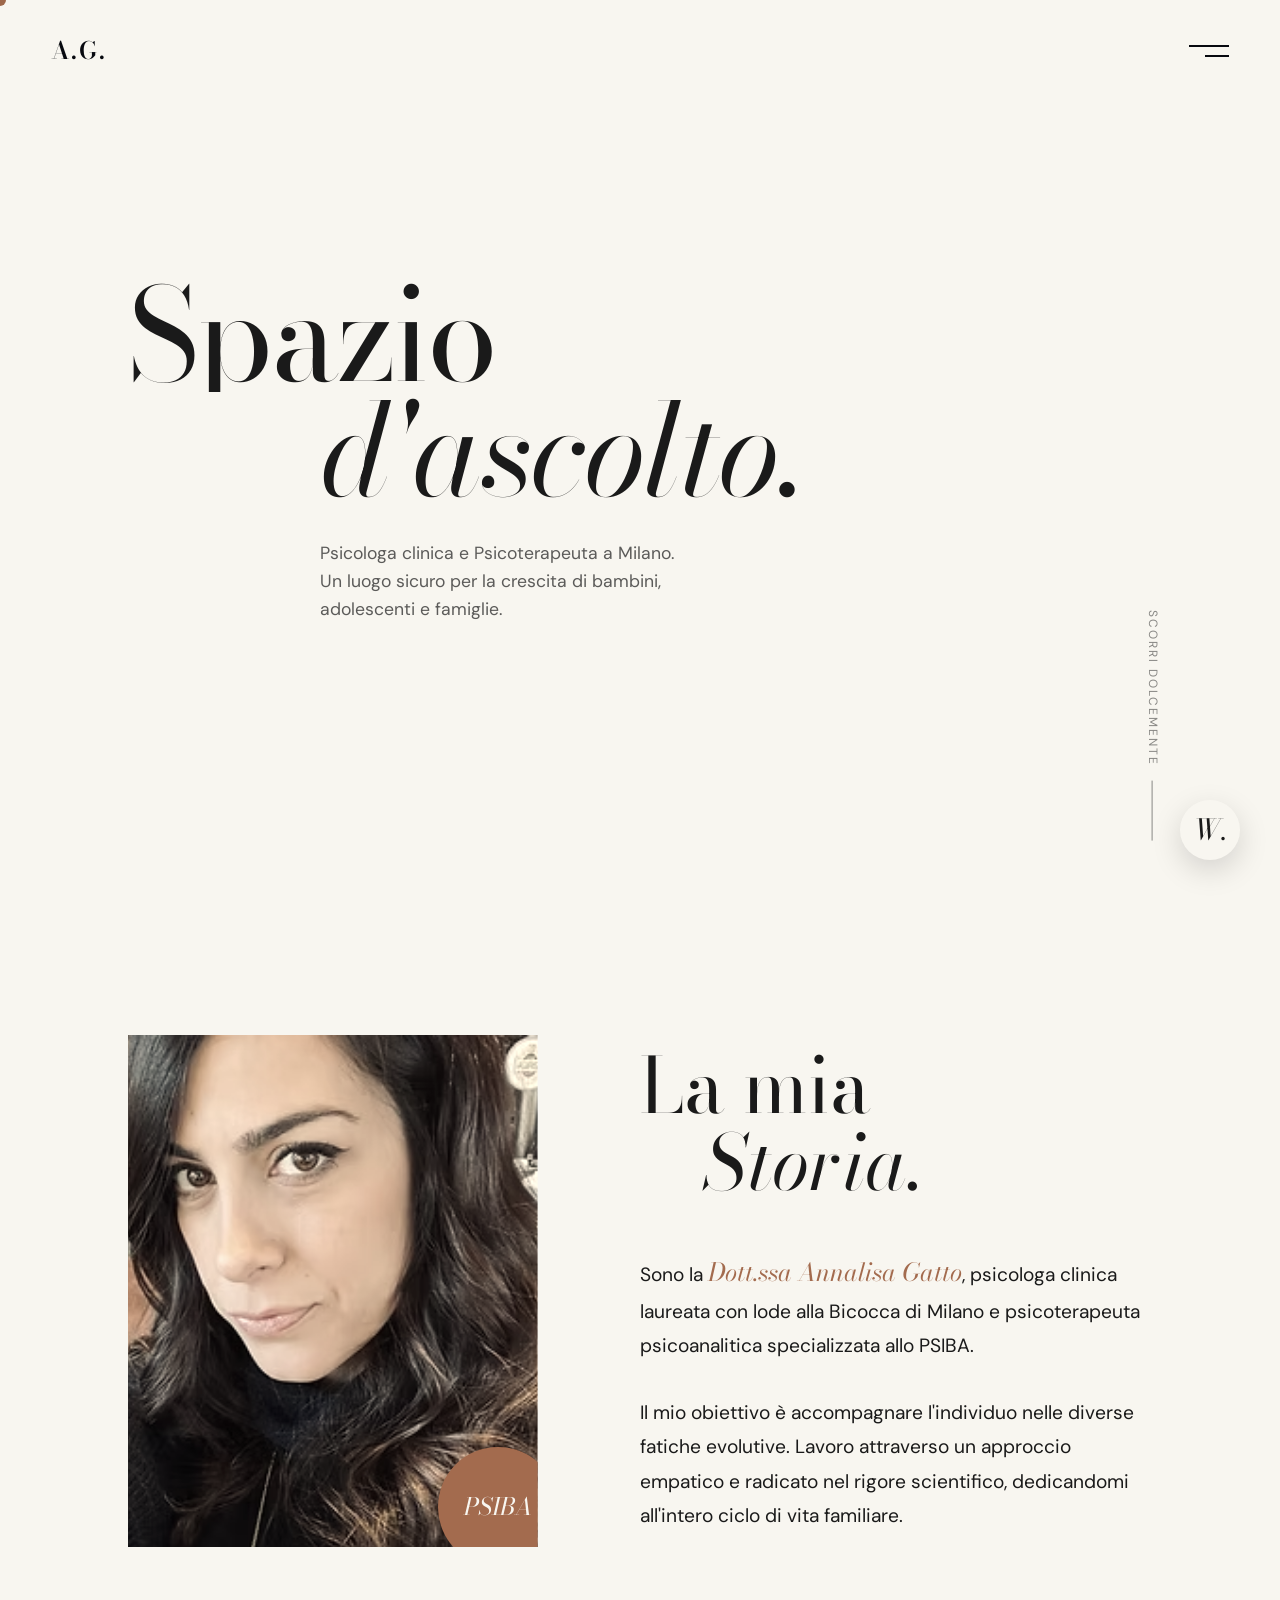
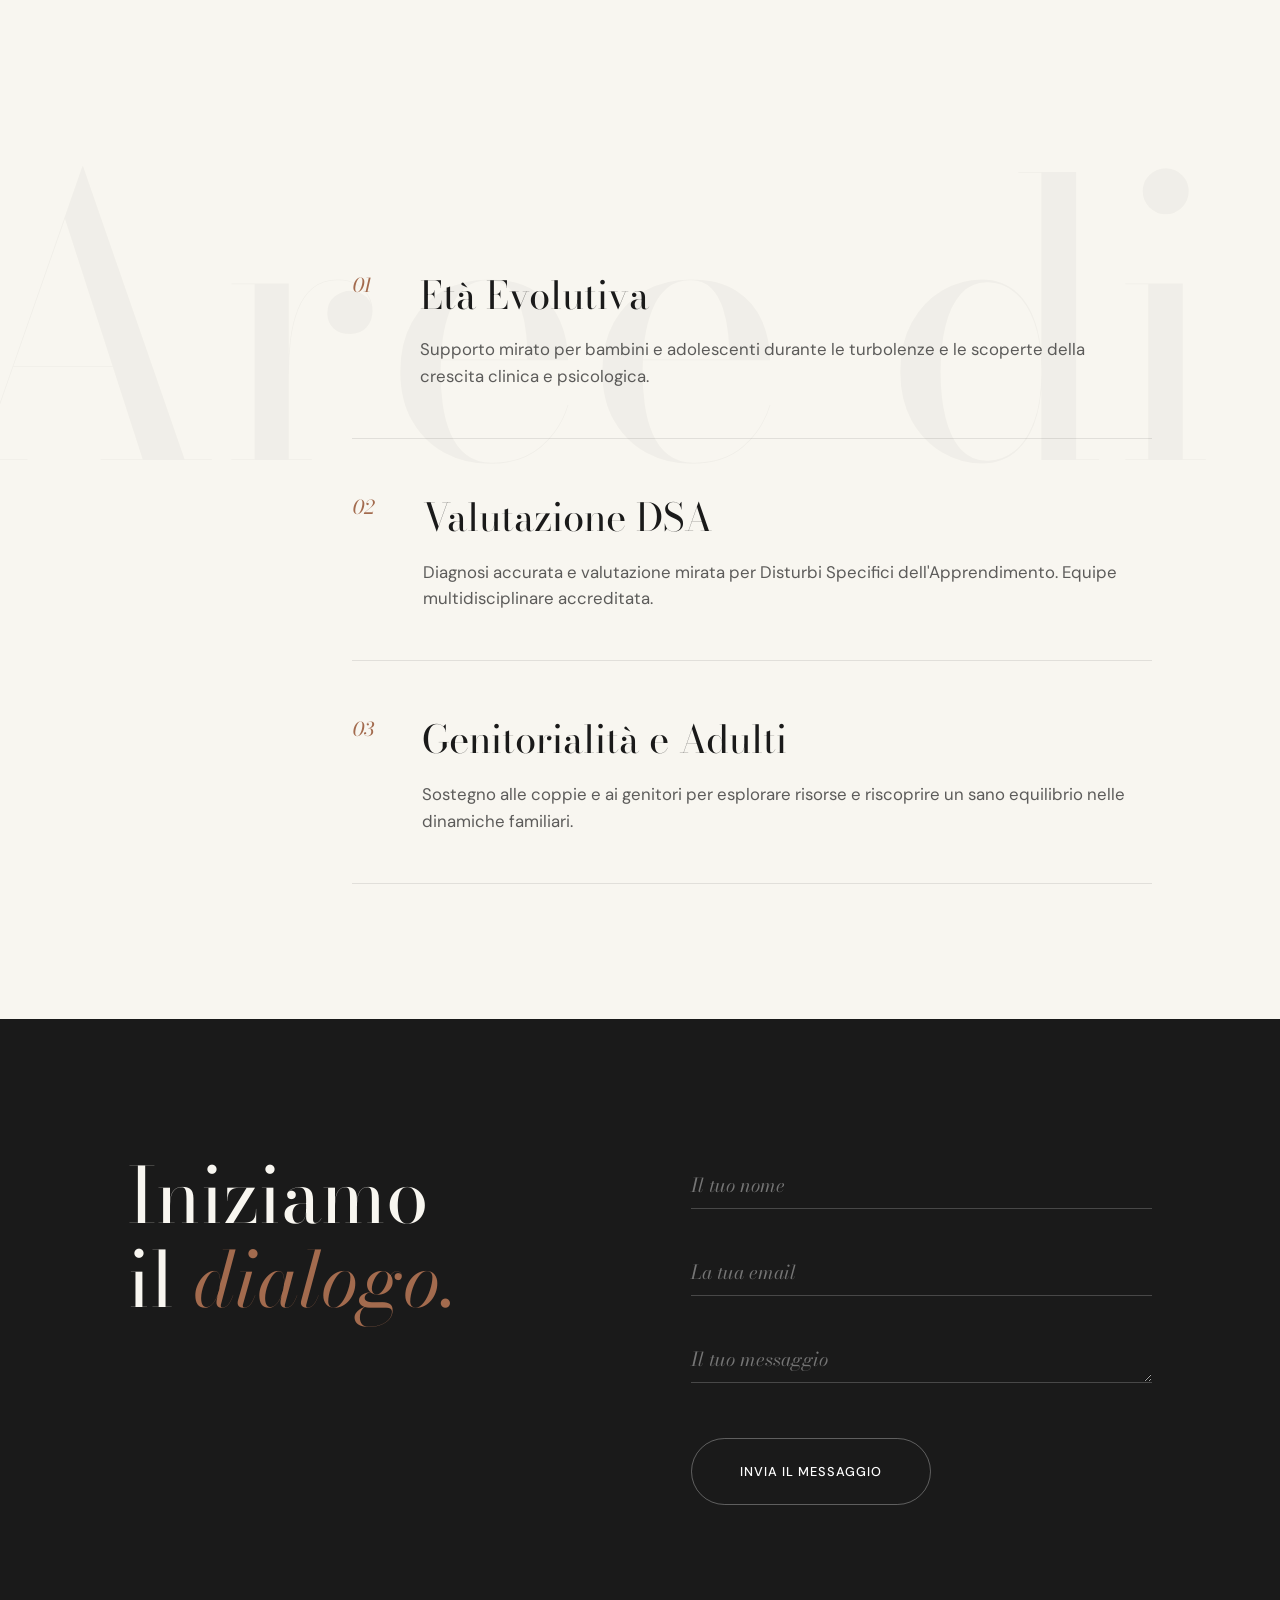
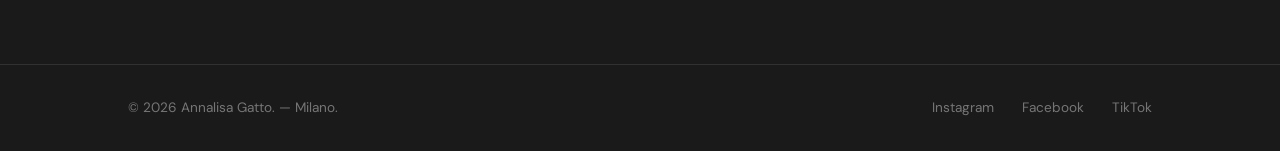
<file: index.html>
<!DOCTYPE html>
<html lang="it">

<head>
    <meta charset="UTF-8">
    <meta name="viewport" content="width=device-width, initial-scale=1.0">
    <title>Annalisa Gatto — Psicologa e Psicoterapeuta</title>
    <!-- Google Fonts -->
    <link rel="preconnect" href="https://fonts.googleapis.com">
    <link rel="preconnect" href="https://fonts.gstatic.com" crossorigin>
    <link
        href="https://fonts.googleapis.com/css2?family=Bodoni+Moda:ital,opsz,wght@0,6..96,400;0,6..96,600;1,6..96,400&family=DM+Sans:wght@300;400;500&display=swap"
        rel="stylesheet">
    <!-- Custom CSS -->
    <link rel="stylesheet" href="style.css">
</head>

<body class="loading">

    <!-- Custom Cursor -->
    <div class="cursor" id="cursor"></div>

    <!-- Fullscreen Menu -->
    <div class="menu-overlay" id="menuOverlay">
        <div class="menu-bg"></div>
        <div class="menu-content">
            <nav class="nav-large">
                <a href="#home" class="menu-link" data-text="Home">Home</a>
                <a href="#about" class="menu-link" data-text="Chi Sono">Chi Sono</a>
                <a href="#approccio" class="menu-link" data-text="Aree di cura">Aree di cura</a>
                <a href="#contatti" class="menu-link" data-text="Contatti">Contatti</a>
            </nav>
            <div class="menu-info">
                <p>Studio Privato — Milano</p>
                <a href="mailto:psicologannalisagatto@gmail.com" class="hover-scale">psicologannalisagatto@gmail.com</a>
            </div>
        </div>
    </div>

    <!-- Header -->
    <header class="header">
        <div class="logo">A.G.</div>
        <button class="menu-toggle" id="menuToggle" aria-label="Apri menu">
            <span class="line line-1"></span>
            <span class="line line-2"></span>
        </button>
    </header>

    <!-- Main Content Flow -->
    <main class="smooth-scroll-wrapper">

        <!-- Hero Section -->
        <section id="home" class="hero">
            <div class="hero-typography parallax-layer" data-speed="0.2">
                <h1 class="hero-title">
                    <span class="line-reveal"><span class="inner">Spazio</span></span>
                    <span class="line-reveal"><span class="inner italic offset">d'ascolto.</span></span>
                </h1>
            </div>
            <div class="hero-intro reveal-fade">
                <p>Psicologa clinica e Psicoterapeuta a Milano.</p>
                <p>Un luogo sicuro per la crescita di bambini, adolescenti e famiglie.</p>
            </div>
            <div class="scroll-indicator">
                <span class="scroll-text">Scorri dolcemente</span>
                <span class="scroll-line"></span>
            </div>
        </section>

        <!-- About Section -->
        <section id="about" class="about">
            <div class="about-grid">
                <div class="about-img-container reveal-img">
                    <img src="Annalisa.jpg" alt="Ritratto Annalisa Gatto" class="parallax-layer about-photo"
                        data-speed="-0.1">
                    <div class="img-badge hover-scale">PSIBA</div>
                </div>
                <div class="about-content">
                    <h2 class="section-heading">
                        <span class="line-reveal"><span class="inner">La mia</span></span>
                        <span class="line-reveal"><span class="inner italic offset-small">Storia.</span></span>
                    </h2>
                    <div class="about-text-body reveal-fade">
                        <p>Sono la <span class="highlight">Dott.ssa Annalisa Gatto</span>, psicologa clinica laureata
                            con lode alla Bicocca di Milano e psicoterapeuta psicoanalitica specializzata allo PSIBA.
                        </p>
                        <p>Il mio obiettivo è accompagnare l'individuo nelle diverse fatiche evolutive. Lavoro
                            attraverso un approccio empatico e radicato nel rigore scientifico, dedicandomi all'intero
                            ciclo di vita familiare.</p>
                    </div>
                </div>
            </div>
        </section>

        <!-- Approach Section -->
        <section id="approccio" class="approach">
            <h2 class="huge-background-text parallax-layer" data-speed="0.1">Aree di cura</h2>
            <div class="approach-list">
                <div class="approach-item reveal-fade">
                    <div class="approach-number">01</div>
                    <div class="approach-details">
                        <h3>Età Evolutiva</h3>
                        <p>Supporto mirato per bambini e adolescenti durante le turbolenze e le scoperte della crescita
                            clinica e psicologica.</p>
                    </div>
                </div>
                <div class="approach-item reveal-fade">
                    <div class="approach-number">02</div>
                    <div class="approach-details">
                        <h3>Valutazione DSA</h3>
                        <p>Diagnosi accurata e valutazione mirata per Disturbi Specifici dell'Apprendimento. Equipe
                            multidisciplinare accreditata.</p>
                    </div>
                </div>
                <div class="approach-item reveal-fade">
                    <div class="approach-number">03</div>
                    <div class="approach-details">
                        <h3>Genitorialità e Adulti</h3>
                        <p>Sostegno alle coppie e ai genitori per esplorare risorse e riscoprire un sano equilibrio
                            nelle dinamiche familiari.</p>
                    </div>
                </div>
            </div>
        </section>

        <!-- Contact Section -->
        <section id="contatti" class="contact">
            <div class="contact-box reveal-fade">
                <h2 class="contact-title">Iniziamo<br>il <em>dialogo.</em></h2>

                <form id="contactForm" class="elegant-form">
                    <input type="hidden" name="access_key" value="YOUR_ACCESS_KEY_HERE">
                    <input type="checkbox" name="botcheck" class="hidden" style="display: none;">

                    <div class="input-row">
                        <input type="text" name="name" id="name" required placeholder=" ">
                        <label for="name">Il tuo nome</label>
                    </div>

                    <div class="input-row">
                        <input type="email" name="email" id="email" required placeholder=" ">
                        <label for="email">La tua email</label>
                    </div>

                    <div class="input-row">
                        <textarea name="message" id="message" rows="1" required placeholder=" "></textarea>
                        <label for="message">Il tuo messaggio</label>
                    </div>

                    <div class="form-footer">
                        <button type="submit" id="submitButton" class="magnetic-btn">
                            <span class="btn-text">Invia il messaggio</span>
                        </button>
                        <p id="formResult" class="form-result"></p>
                    </div>
                </form>
            </div>
        </section>

        <footer class="footer">
            <div class="footer-bottom">
                <p>&copy; <span id="year"></span> Annalisa Gatto. — Milano.</p>
                <div class="social-links-footer">
                    <a href="#" class="hover-scale">Instagram</a>
                    <a href="#" class="hover-scale">Facebook</a>
                    <a href="#" class="hover-scale">TikTok</a>
                </div>
            </div>
        </footer>

    </main>

    <!-- Editorial WhatsApp Link -->
    <a href="https://wa.me/390000000000" class="whatsapp-editorial hover-scale" aria-label="WhatsApp" target="_blank"
        rel="noopener noreferrer">
        W.
    </a>

    <!-- Scripts -->
    <script src="script.js"></script>
</body>

</html>
</file>
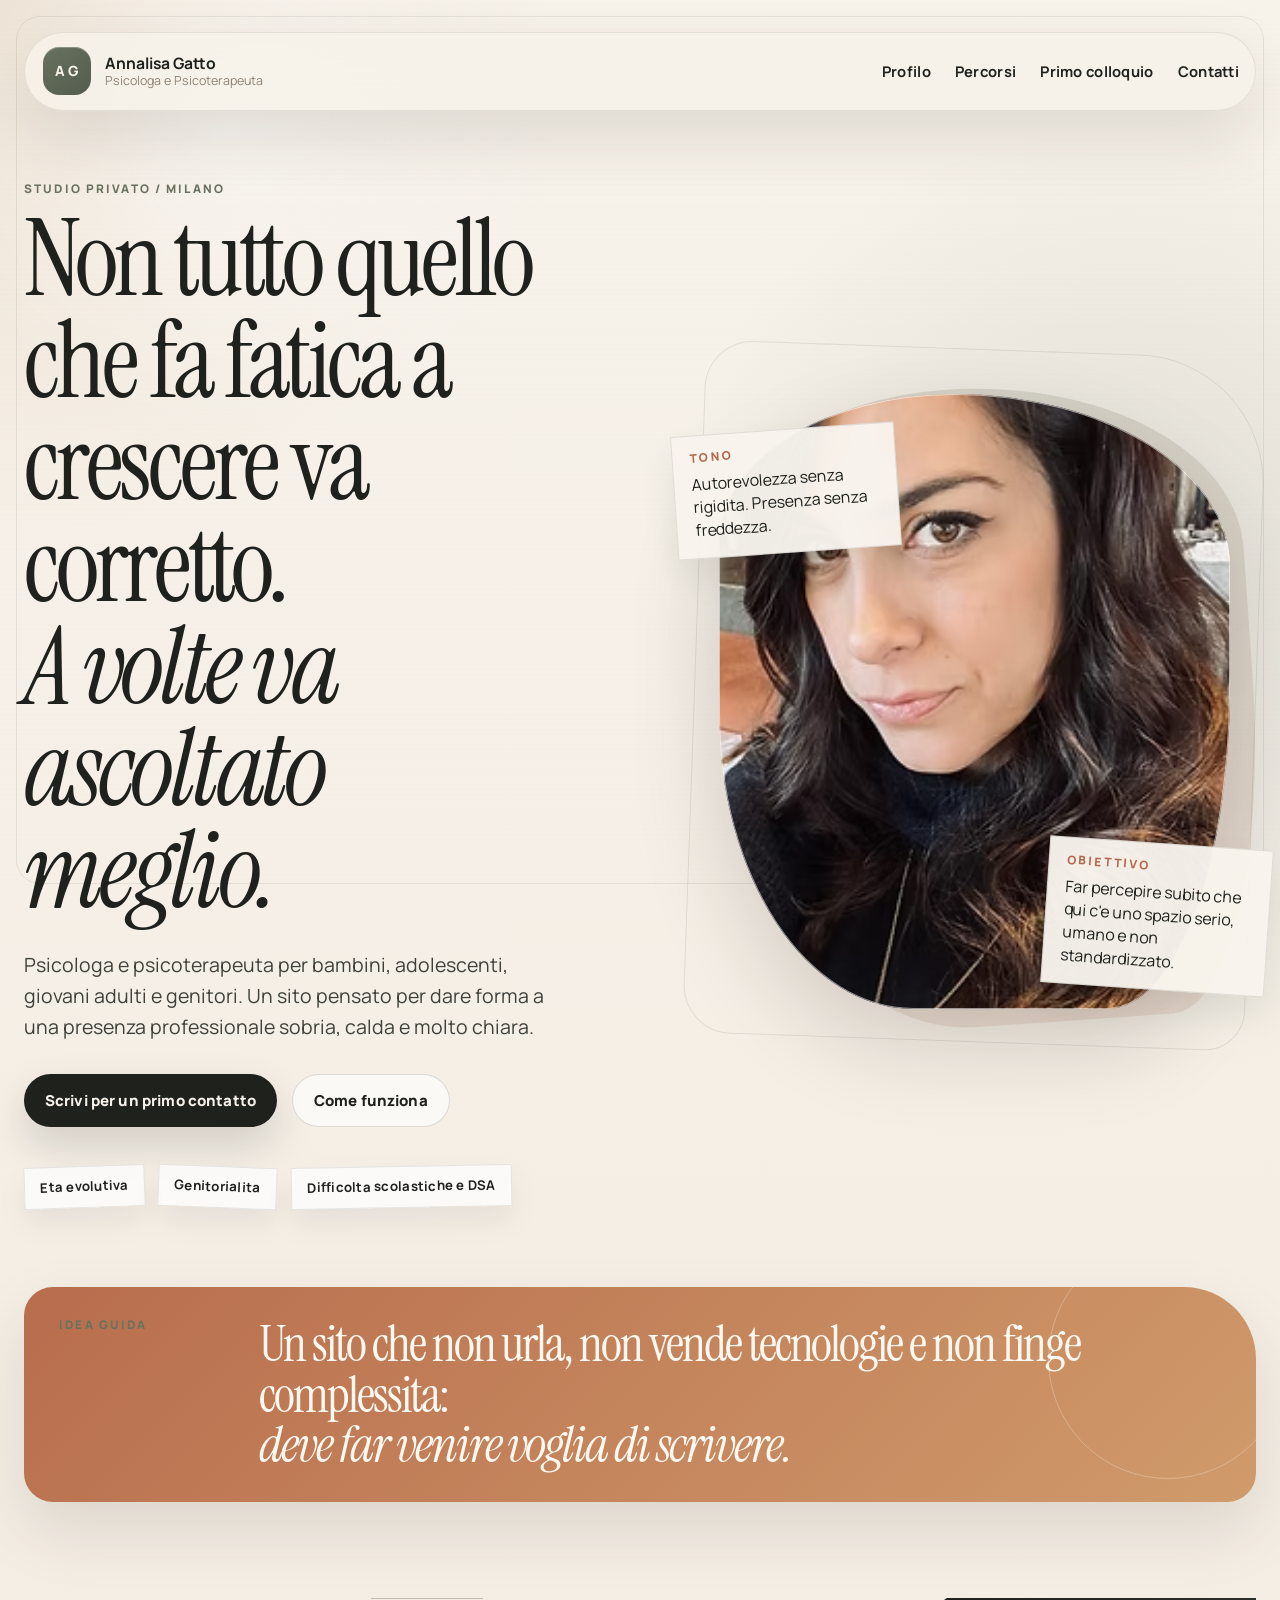
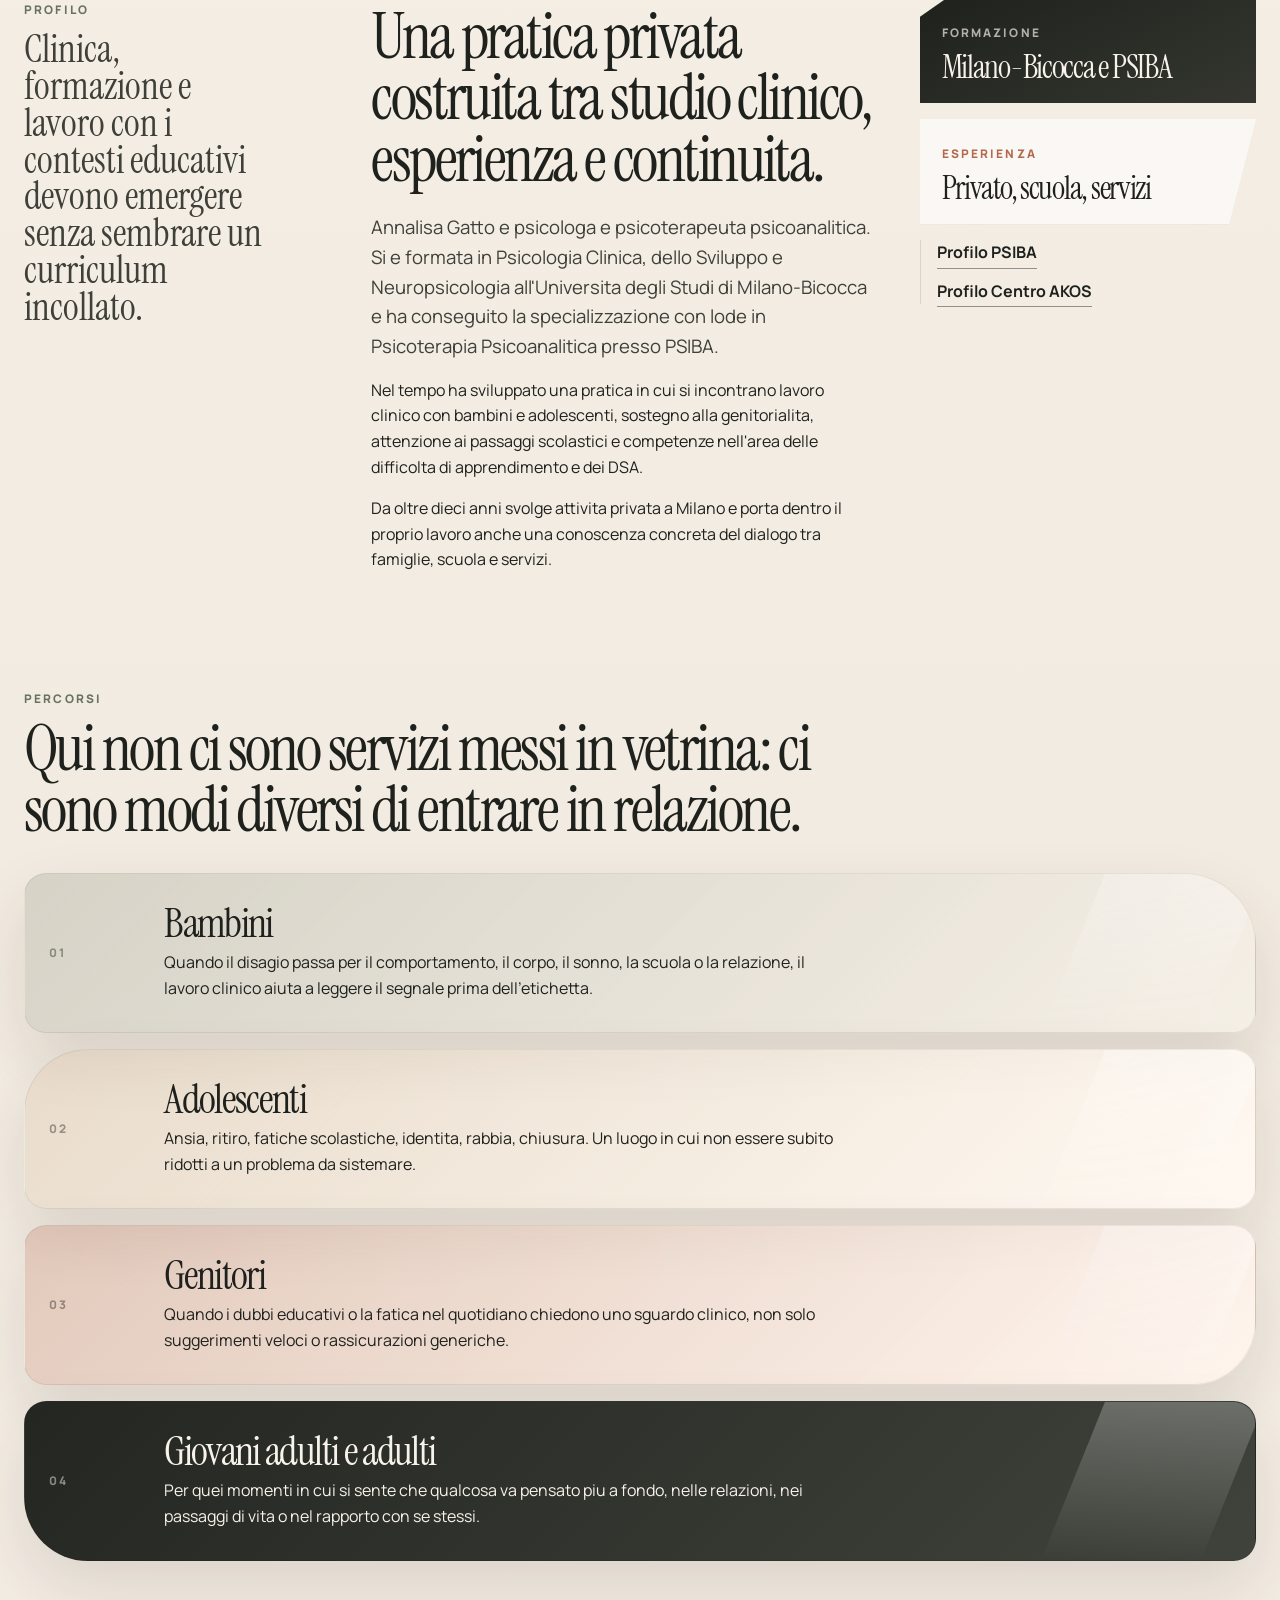
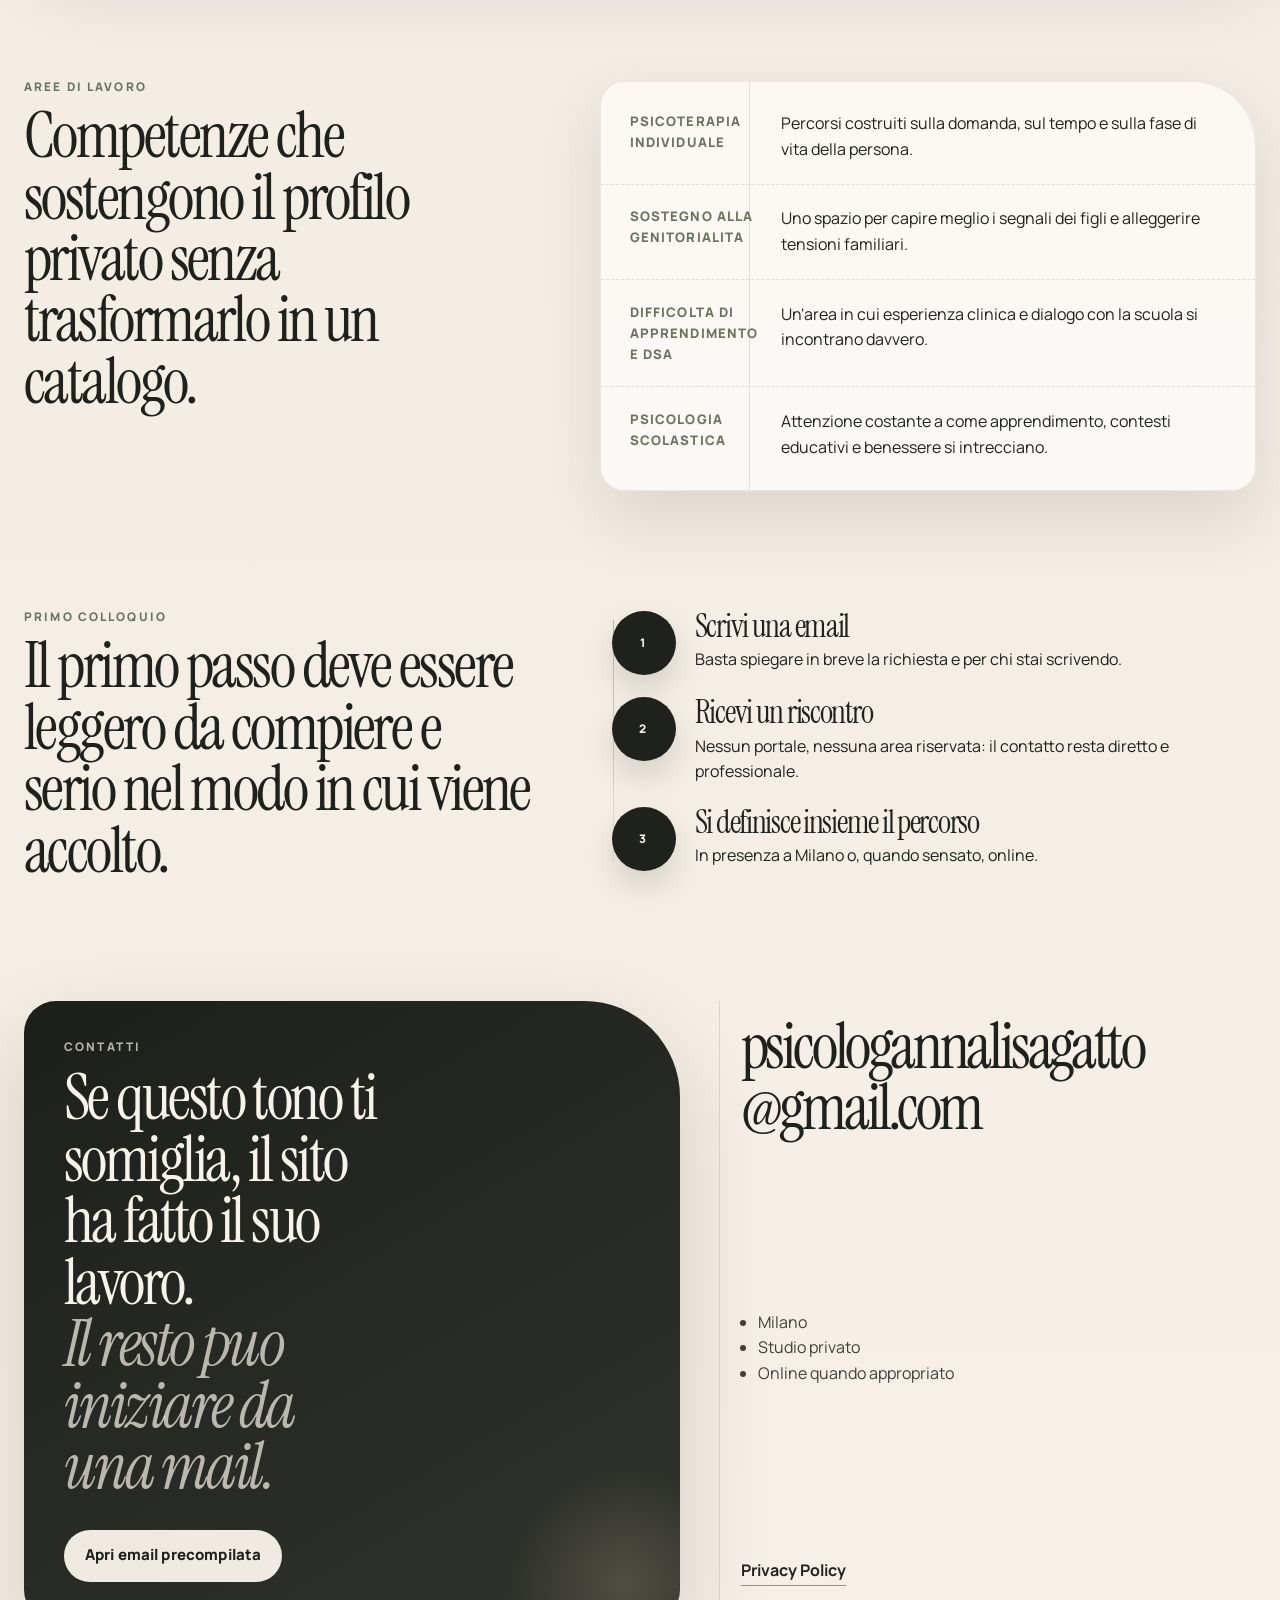
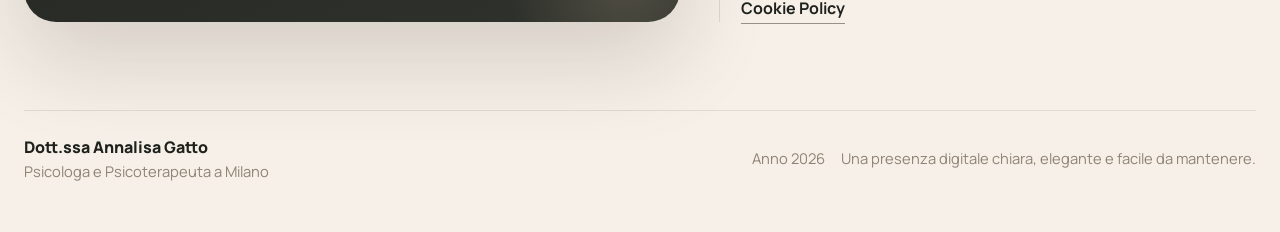
<file: test1/index.html>
<!doctype html>
<html lang="it">
  <head>
    <meta charset="UTF-8" />
    <meta name="viewport" content="width=device-width, initial-scale=1.0" />
    <title>Dott.ssa Annalisa Gatto | Psicologa e Psicoterapeuta a Milano</title>
    <meta
      name="description"
      content="Psicologa e psicoterapeuta a Milano per bambini, adolescenti, giovani adulti e genitori. Uno spazio clinico di ascolto, orientamento e cura."
    />
    <meta name="theme-color" content="#d7c5b2" />
    <meta property="og:type" content="website" />
    <meta property="og:locale" content="it_IT" />
    <meta property="og:title" content="Dott.ssa Annalisa Gatto | Psicologa e Psicoterapeuta a Milano" />
    <meta
      property="og:description"
      content="Un sito essenziale ma con carattere, pensato per raccontare il lavoro clinico di Annalisa Gatto e facilitare un primo contatto."
    />
    <meta property="og:image" content="Annalisa.jpg" />
    <link rel="preconnect" href="https://fonts.googleapis.com" />
    <link rel="preconnect" href="https://fonts.gstatic.com" crossorigin />
    <link
      href="https://fonts.googleapis.com/css2?family=Instrument+Serif:ital@0;1&family=Manrope:wght@400;500;600;700;800&display=swap"
      rel="stylesheet"
    />
    <link rel="stylesheet" href="styles.css" />
  </head>
  <body>
    <div class="page-noise" aria-hidden="true"></div>
    <div class="page-frame" aria-hidden="true"></div>

    <header class="site-header">
      <div class="container header-bar">
        <a class="brand" href="#top" aria-label="Vai all'inizio della pagina">
          <span class="brand-seal">AG</span>
          <span class="brand-copy">
            <strong>Annalisa Gatto</strong>
            <span>Psicologa e Psicoterapeuta</span>
          </span>
        </a>

        <button
          class="menu-toggle"
          type="button"
          aria-expanded="false"
          aria-controls="primary-navigation"
          data-menu-toggle
        >
          Menu
        </button>

        <nav class="primary-navigation" id="primary-navigation" data-navigation>
          <a href="#profilo">Profilo</a>
          <a href="#persone">Percorsi</a>
          <a href="#primo-colloquio">Primo colloquio</a>
          <a href="#contatti">Contatti</a>
        </nav>
      </div>
    </header>

    <main id="top">
      <section class="hero-section">
        <div class="container hero-layout">
          <div class="hero-copy" data-reveal>
            <p class="kicker">Studio privato / Milano</p>
            <h1>
              Non tutto quello che fa fatica a crescere va corretto.
              <em>A volte va ascoltato meglio.</em>
            </h1>
            <p class="hero-summary">
              Psicologa e psicoterapeuta per bambini, adolescenti, giovani adulti e genitori.
              Un sito pensato per dare forma a una presenza professionale sobria, calda e molto
              chiara.
            </p>

            <div class="hero-actions">
              <a
                class="button button-primary"
                href="mailto:psicologannalisagatto@gmail.com?subject=Richiesta%20primo%20colloquio&body=Buongiorno%20Dott.ssa%20Gatto,%0A%0ALe%20scrivo%20per%20richiedere%20un%20primo%20colloquio.%0A%0AGrazie."
              >
                Scrivi per un primo contatto
              </a>
              <a class="button button-secondary" href="#primo-colloquio">Come funziona</a>
            </div>

            <div class="hero-ribbons">
              <span>Eta evolutiva</span>
              <span>Genitorialita</span>
              <span>Difficolta scolastiche e DSA</span>
            </div>
          </div>

          <div class="hero-visual" data-reveal>
            <div class="portrait-stage">
              <div class="portrait-window">
                <img
                  src="Annalisa.jpg"
                  alt="Ritratto della Dott.ssa Annalisa Gatto"
                  class="portrait-image"
                />
              </div>

              <div class="portrait-note note-left">
                <span class="note-label">Tono</span>
                <p>Autorevolezza senza rigidita. Presenza senza freddezza.</p>
              </div>

              <div class="portrait-note note-right">
                <span class="note-label">Obiettivo</span>
                <p>
                  Far percepire subito che qui c'e uno spazio serio, umano e non standardizzato.
                </p>
              </div>
            </div>
          </div>
        </div>
      </section>

      <section class="statement-band" data-reveal>
        <div class="container statement-layout">
          <p class="statement-label">Idea guida</p>
          <p class="statement-copy">
            Un sito che non urla, non vende tecnologie e non finge complessita:
            <span>deve far venire voglia di scrivere.</span>
          </p>
        </div>
      </section>

      <section class="profile-section" id="profilo">
        <div class="container profile-layout">
          <aside class="profile-margin" data-reveal>
            <p class="margin-label">Profilo</p>
            <p class="margin-quote">
              Clinica, formazione e lavoro con i contesti educativi devono emergere senza sembrare
              un curriculum incollato.
            </p>
          </aside>

          <article class="profile-essay" data-reveal>
            <h2>Una pratica privata costruita tra studio clinico, esperienza e continuita.</h2>
            <p class="lead-paragraph">
              Annalisa Gatto e psicologa e psicoterapeuta psicoanalitica. Si e formata in
              Psicologia Clinica, dello Sviluppo e Neuropsicologia all'Universita degli Studi di
              Milano-Bicocca e ha conseguito la specializzazione con lode in Psicoterapia
              Psicoanalitica presso PSIBA.
            </p>
            <p>
              Nel tempo ha sviluppato una pratica in cui si incontrano lavoro clinico con bambini e
              adolescenti, sostegno alla genitorialita, attenzione ai passaggi scolastici e
              competenze nell'area delle difficolta di apprendimento e dei DSA.
            </p>
            <p>
              Da oltre dieci anni svolge attivita privata a Milano e porta dentro il proprio lavoro
              anche una conoscenza concreta del dialogo tra famiglie, scuola e servizi.
            </p>
          </article>

          <aside class="profile-rail" data-reveal>
            <div class="rail-piece rail-piece-dark">
              <span class="rail-kicker">Formazione</span>
              <h3>Milano-Bicocca e PSIBA</h3>
            </div>

            <div class="rail-piece rail-piece-light">
              <span class="rail-kicker">Esperienza</span>
              <h3>Privato, scuola, servizi</h3>
            </div>

            <div class="rail-links">
              <a href="https://www.psiba.it/team/gatto-annalisa" target="_blank" rel="noreferrer">
                Profilo PSIBA
              </a>
              <a
                href="https://www.poliambulatoriojenner.it/dott-ssa-annalisa-gatto/"
                target="_blank"
                rel="noreferrer"
              >
                Profilo Centro AKOS
              </a>
            </div>
          </aside>
        </div>
      </section>

      <section class="lanes-section" id="persone">
        <div class="container">
          <div class="section-heading" data-reveal>
            <p class="kicker">Percorsi</p>
            <h2>Qui non ci sono servizi messi in vetrina: ci sono modi diversi di entrare in relazione.</h2>
          </div>

          <div class="lanes">
            <article class="lane lane-olive" data-reveal>
              <div class="lane-mark">01</div>
              <div class="lane-body">
                <h3>Bambini</h3>
                <p>
                  Quando il disagio passa per il comportamento, il corpo, il sonno, la scuola o la
                  relazione, il lavoro clinico aiuta a leggere il segnale prima dell'etichetta.
                </p>
              </div>
            </article>

            <article class="lane lane-sand" data-reveal>
              <div class="lane-mark">02</div>
              <div class="lane-body">
                <h3>Adolescenti</h3>
                <p>
                  Ansia, ritiro, fatiche scolastiche, identita, rabbia, chiusura. Un luogo in cui
                  non essere subito ridotti a un problema da sistemare.
                </p>
              </div>
            </article>

            <article class="lane lane-copper" data-reveal>
              <div class="lane-mark">03</div>
              <div class="lane-body">
                <h3>Genitori</h3>
                <p>
                  Quando i dubbi educativi o la fatica nel quotidiano chiedono uno sguardo clinico,
                  non solo suggerimenti veloci o rassicurazioni generiche.
                </p>
              </div>
            </article>

            <article class="lane lane-ink" data-reveal>
              <div class="lane-mark">04</div>
              <div class="lane-body">
                <h3>Giovani adulti e adulti</h3>
                <p>
                  Per quei momenti in cui si sente che qualcosa va pensato piu a fondo, nelle
                  relazioni, nei passaggi di vita o nel rapporto con se stessi.
                </p>
              </div>
            </article>
          </div>
        </div>
      </section>

      <section class="notebook-section" data-reveal>
        <div class="container notebook-layout">
          <div class="notebook-side">
            <p class="kicker">Aree di lavoro</p>
            <h2>Competenze che sostengono il profilo privato senza trasformarlo in un catalogo.</h2>
          </div>

          <div class="notebook-pages">
            <div class="notebook-line">
              <span>Psicoterapia individuale</span>
              <p>Percorsi costruiti sulla domanda, sul tempo e sulla fase di vita della persona.</p>
            </div>
            <div class="notebook-line">
              <span>Sostegno alla genitorialita</span>
              <p>Uno spazio per capire meglio i segnali dei figli e alleggerire tensioni familiari.</p>
            </div>
            <div class="notebook-line">
              <span>Difficolta di apprendimento e DSA</span>
              <p>Un'area in cui esperienza clinica e dialogo con la scuola si incontrano davvero.</p>
            </div>
            <div class="notebook-line">
              <span>Psicologia scolastica</span>
              <p>Attenzione costante a come apprendimento, contesti educativi e benessere si intrecciano.</p>
            </div>
          </div>
        </div>
      </section>

      <section class="path-section" id="primo-colloquio">
        <div class="container path-layout">
          <div class="path-intro" data-reveal>
            <p class="kicker">Primo colloquio</p>
            <h2>Il primo passo deve essere leggero da compiere e serio nel modo in cui viene accolto.</h2>
          </div>

          <div class="path-track">
            <article class="path-step" data-reveal>
              <span class="path-number">1</span>
              <div>
                <h3>Scrivi una email</h3>
                <p>Basta spiegare in breve la richiesta e per chi stai scrivendo.</p>
              </div>
            </article>

            <article class="path-step" data-reveal>
              <span class="path-number">2</span>
              <div>
                <h3>Ricevi un riscontro</h3>
                <p>Nessun portale, nessuna area riservata: il contatto resta diretto e professionale.</p>
              </div>
            </article>

            <article class="path-step" data-reveal>
              <span class="path-number">3</span>
              <div>
                <h3>Si definisce insieme il percorso</h3>
                <p>In presenza a Milano o, quando sensato, online.</p>
              </div>
            </article>
          </div>
        </div>
      </section>

      <section class="contact-section" id="contatti">
        <div class="container contact-layout">
          <div class="contact-main" data-reveal>
            <p class="kicker kicker-light">Contatti</p>
            <h2>
              Se questo tono ti somiglia, il sito ha fatto il suo lavoro.
              <span>Il resto puo iniziare da una mail.</span>
            </h2>

            <div class="contact-actions">
              <a
                class="button button-light"
                href="mailto:psicologannalisagatto@gmail.com?subject=Richiesta%20primo%20colloquio&body=Buongiorno%20Dott.ssa%20Gatto,%0A%0ALe%20scrivo%20per%20richiedere%20un%20primo%20colloquio.%0A%0APer%20chi%20scrivo:%20%0AMotivo%20principale:%20%0ADisponibilita:%20%0A%0AGrazie."
              >
                Apri email precompilata
              </a>
            </div>
          </div>

          <aside class="contact-rail" data-reveal>
            <p class="contact-mail">psicologannalisagatto<br />@gmail.com</p>
            <ul class="contact-list">
              <li>Milano</li>
              <li>Studio privato</li>
              <li>Online quando appropriato</li>
            </ul>
            <div class="contact-links">
              <a href="privacy.html">Privacy Policy</a>
              <a href="cookie-policy.html">Cookie Policy</a>
            </div>
          </aside>
        </div>
      </section>
    </main>

    <footer class="site-footer">
      <div class="container footer-bar">
        <div>
          <p class="footer-title">Dott.ssa Annalisa Gatto</p>
          <p class="footer-copy">Psicologa e Psicoterapeuta a Milano</p>
        </div>
        <div class="footer-meta">
          <span id="current-year"></span>
          <span>Una presenza digitale chiara, elegante e facile da mantenere.</span>
        </div>
      </div>
    </footer>

    <script src="script.js"></script>
  </body>
</html>
</file>
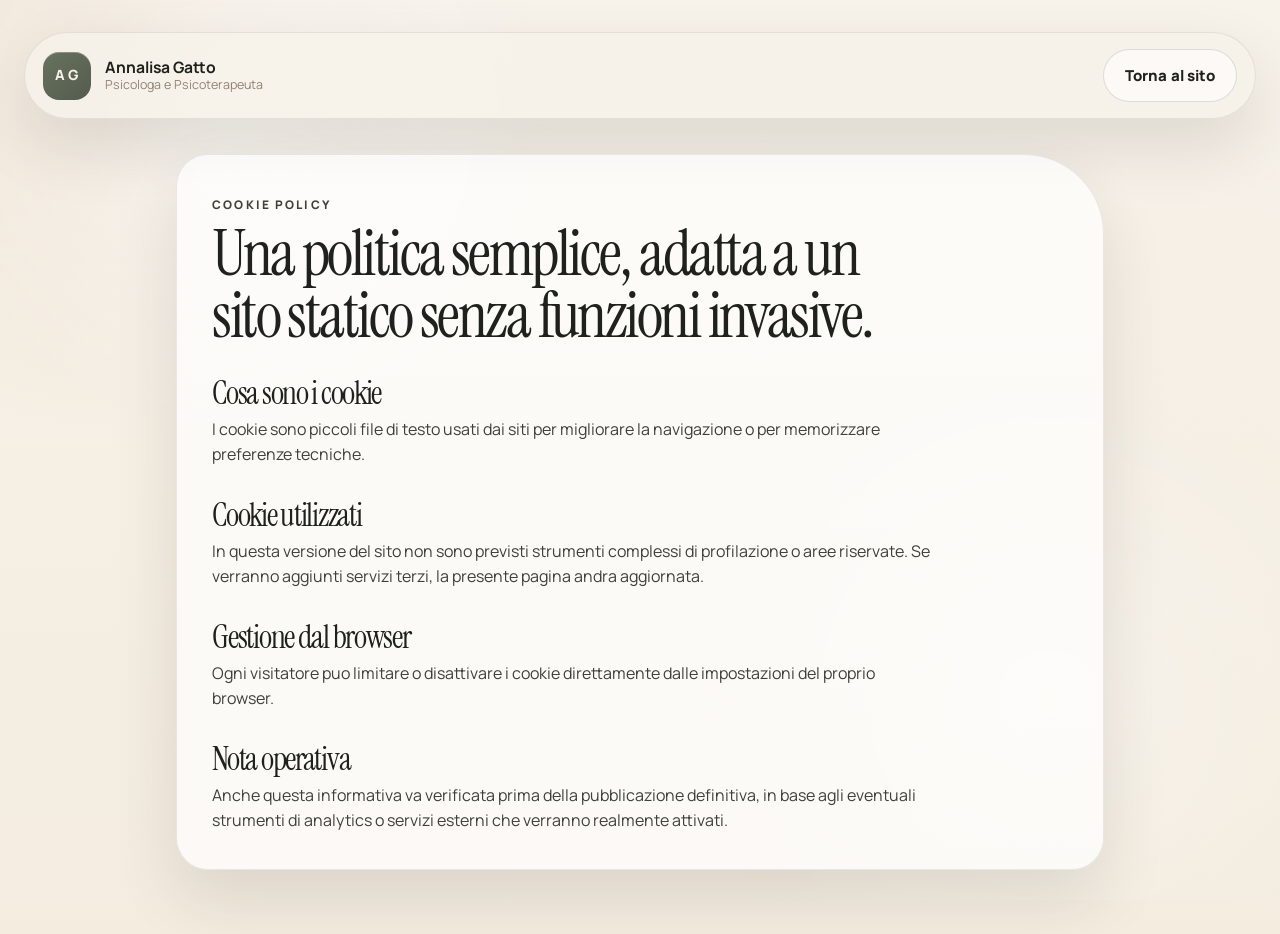
<file: test1/cookie-policy.html>
<!doctype html>
<html lang="it">
  <head>
    <meta charset="UTF-8" />
    <meta name="viewport" content="width=device-width, initial-scale=1.0" />
    <title>Cookie Policy | Dott.ssa Annalisa Gatto</title>
    <meta
      name="description"
      content="Informativa cookie del sito della Dott.ssa Annalisa Gatto."
    />
    <link rel="preconnect" href="https://fonts.googleapis.com" />
    <link rel="preconnect" href="https://fonts.gstatic.com" crossorigin />
    <link
      href="https://fonts.googleapis.com/css2?family=Instrument+Serif:ital@0;1&family=Manrope:wght@400;500;600;700;800&display=swap"
      rel="stylesheet"
    />
    <link rel="stylesheet" href="styles.css" />
  </head>
  <body class="legal-page">
    <main class="legal-hero">
      <div class="container">
        <div class="legal-topbar">
          <a class="brand" href="index.html">
            <span class="brand-seal">AG</span>
            <span class="brand-copy">
              <strong>Annalisa Gatto</strong>
              <span>Psicologa e Psicoterapeuta</span>
            </span>
          </a>
          <a class="button button-secondary" href="index.html">Torna al sito</a>
        </div>

        <div class="legal-card">
          <div class="legal-copy">
            <p class="eyebrow">Cookie Policy</p>
            <h1>Una politica semplice, adatta a un sito statico senza funzioni invasive.</h1>

            <section>
              <h3>Cosa sono i cookie</h3>
              <p>
                I cookie sono piccoli file di testo usati dai siti per migliorare la navigazione o
                per memorizzare preferenze tecniche.
              </p>
            </section>

            <section>
              <h3>Cookie utilizzati</h3>
              <p>
                In questa versione del sito non sono previsti strumenti complessi di profilazione o
                aree riservate. Se verranno aggiunti servizi terzi, la presente pagina andra
                aggiornata.
              </p>
            </section>

            <section>
              <h3>Gestione dal browser</h3>
              <p>
                Ogni visitatore puo limitare o disattivare i cookie direttamente dalle impostazioni
                del proprio browser.
              </p>
            </section>

            <section>
              <h3>Nota operativa</h3>
              <p>
                Anche questa informativa va verificata prima della pubblicazione definitiva, in base
                agli eventuali strumenti di analytics o servizi esterni che verranno realmente
                attivati.
              </p>
            </section>
          </div>
        </div>
      </div>
    </main>
  </body>
</html>
</file>
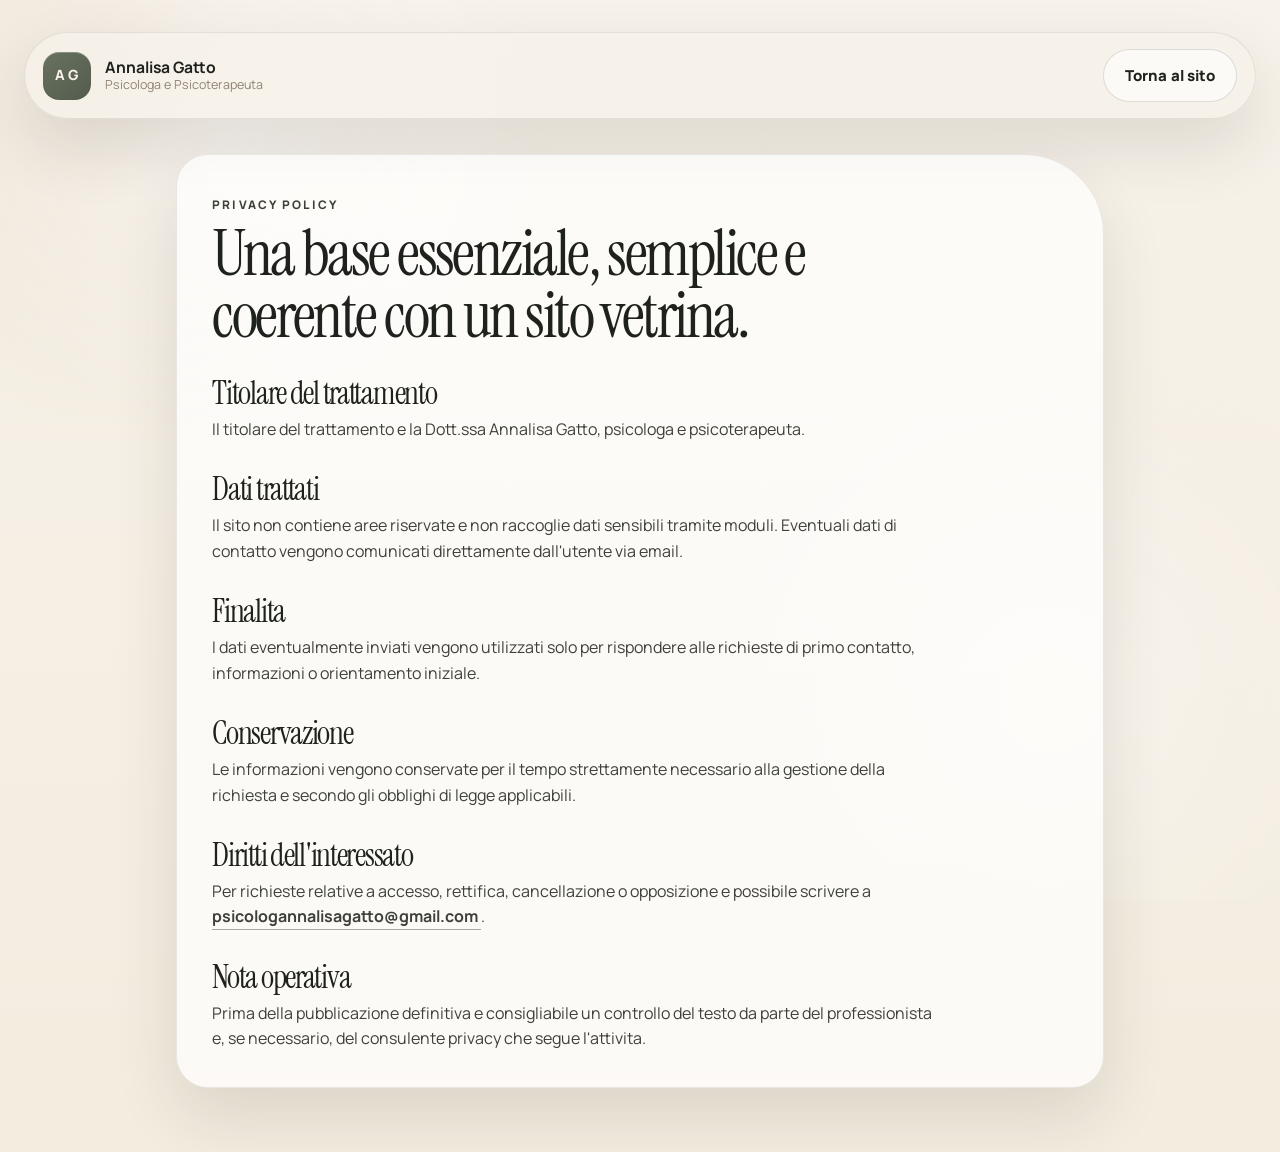
<file: test1/privacy.html>
<!doctype html>
<html lang="it">
  <head>
    <meta charset="UTF-8" />
    <meta name="viewport" content="width=device-width, initial-scale=1.0" />
    <title>Privacy Policy | Dott.ssa Annalisa Gatto</title>
    <meta
      name="description"
      content="Informativa privacy del sito della Dott.ssa Annalisa Gatto."
    />
    <link rel="preconnect" href="https://fonts.googleapis.com" />
    <link rel="preconnect" href="https://fonts.gstatic.com" crossorigin />
    <link
      href="https://fonts.googleapis.com/css2?family=Instrument+Serif:ital@0;1&family=Manrope:wght@400;500;600;700;800&display=swap"
      rel="stylesheet"
    />
    <link rel="stylesheet" href="styles.css" />
  </head>
  <body class="legal-page">
    <main class="legal-hero">
      <div class="container">
        <div class="legal-topbar">
          <a class="brand" href="index.html">
            <span class="brand-seal">AG</span>
            <span class="brand-copy">
              <strong>Annalisa Gatto</strong>
              <span>Psicologa e Psicoterapeuta</span>
            </span>
          </a>
          <a class="button button-secondary" href="index.html">Torna al sito</a>
        </div>

        <div class="legal-card">
          <div class="legal-copy">
            <p class="eyebrow">Privacy Policy</p>
            <h1>Una base essenziale, semplice e coerente con un sito vetrina.</h1>

            <section>
              <h3>Titolare del trattamento</h3>
              <p>
                Il titolare del trattamento e la Dott.ssa Annalisa Gatto, psicologa e
                psicoterapeuta.
              </p>
            </section>

            <section>
              <h3>Dati trattati</h3>
              <p>
                Il sito non contiene aree riservate e non raccoglie dati sensibili tramite moduli.
                Eventuali dati di contatto vengono comunicati direttamente dall'utente via email.
              </p>
            </section>

            <section>
              <h3>Finalita</h3>
              <p>
                I dati eventualmente inviati vengono utilizzati solo per rispondere alle richieste
                di primo contatto, informazioni o orientamento iniziale.
              </p>
            </section>

            <section>
              <h3>Conservazione</h3>
              <p>
                Le informazioni vengono conservate per il tempo strettamente necessario alla
                gestione della richiesta e secondo gli obblighi di legge applicabili.
              </p>
            </section>

            <section>
              <h3>Diritti dell'interessato</h3>
              <p>
                Per richieste relative a accesso, rettifica, cancellazione o opposizione e possibile
                scrivere a
                <a href="mailto:psicologannalisagatto@gmail.com">
                  psicologannalisagatto@gmail.com
                </a>
                .
              </p>
            </section>

            <section>
              <h3>Nota operativa</h3>
              <p>
                Prima della pubblicazione definitiva e consigliabile un controllo del testo da parte
                del professionista e, se necessario, del consulente privacy che segue l'attivita.
              </p>
            </section>
          </div>
        </div>
      </div>
    </main>
  </body>
</html>
</file>
<file: style.css>
:root {
    --bg-color: #F8F6F0;
    /* Soft Linen */
    --text-color: #1A1A1A;
    /* Deep off-black */
    --accent-color: #A36B4E;
    /* Terracotta/Rust */
    --line-color: rgba(26, 26, 26, 0.1);

    --font-heading: 'Bodoni Moda', serif;
    --font-body: 'DM Sans', sans-serif;
}

* {
    margin: 0;
    padding: 0;
    box-sizing: border-box;
}

html,
body {
    overflow-x: hidden;
    background-color: var(--bg-color);
    color: var(--text-color);
    font-family: var(--font-body);
    font-size: 16px;
    line-height: 1.6;
    scroll-behavior: smooth;
    cursor: none;
    /* We will use a custom cursor */
}

/* Custom Cursor */
.cursor {
    position: fixed;
    top: 0;
    left: 0;
    width: 12px;
    height: 12px;
    background-color: var(--accent-color);
    border-radius: 50%;
    pointer-events: none;
    z-index: 10000;
    transition: width 0.3s, height 0.3s, background-color 0.3s, mix-blend-mode 0.3s;
    transform: translate(-50%, -50%);
    mix-blend-mode: multiply;
}

/* Hover effects for cursor handled via JS/CSS classes */
.cursor.expand {
    width: 60px;
    height: 60px;
    background-color: rgba(163, 107, 78, 0.2);
    border: 1px solid var(--accent-color);
    mix-blend-mode: normal;
}

::selection {
    background-color: var(--accent-color);
    color: var(--bg-color);
}

/* Typography basics */
h1,
h2,
h3,
.italic {
    font-family: var(--font-heading);
    font-weight: 400;
}

.italic {
    font-style: italic;
}

.hover-scale {
    transition: transform 0.3s cubic-bezier(0.19, 1, 0.22, 1);
    display: inline-block;
}

.hover-scale:hover {
    transform: scale(1.05);
}

/* Header & Menu */
.header {
    position: fixed;
    top: 0;
    left: 0;
    width: 100%;
    padding: 2rem 4vw;
    display: flex;
    justify-content: space-between;
    align-items: center;
    z-index: 900;
    mix-blend-mode: difference;
}

.logo {
    font-family: var(--font-heading);
    font-size: 1.5rem;
    color: #FFF;
    font-weight: 600;
    letter-spacing: 2px;
}

.menu-toggle {
    background: transparent;
    border: none;
    display: flex;
    flex-direction: column;
    gap: 8px;
    width: 40px;
    align-items: flex-end;
    mix-blend-mode: exclusion;
}

.menu-toggle .line {
    height: 2px;
    background-color: #FFF;
    transition: 0.4s cubic-bezier(0.75, 0, 0.125, 1);
}

.menu-toggle .line-1 {
    width: 100%;
}

.menu-toggle .line-2 {
    width: 60%;
}

.menu-toggle:hover .line-2 {
    width: 100%;
}

/* Menu open state */
.menu-toggle.open .line-1 {
    transform: translateY(5px) rotate(45deg);
    width: 100%;
}

.menu-toggle.open .line-2 {
    transform: translateY(-5px) rotate(-45deg);
    width: 100%;
}

/* Fullscreen Menu */
.menu-overlay {
    position: fixed;
    top: 0;
    left: 0;
    width: 100%;
    height: 100vh;
    z-index: 800;
    pointer-events: none;
    visibility: hidden;
}

.menu-overlay.active {
    pointer-events: all;
    visibility: visible;
}

.menu-bg {
    position: absolute;
    top: 0;
    left: 0;
    width: 100%;
    height: 0%;
    background-color: var(--text-color);
    transition: height 0.8s cubic-bezier(0.75, 0, 0.125, 1);
}

.menu-overlay.active .menu-bg {
    height: 100%;
}

.menu-content {
    position: relative;
    z-index: 2;
    height: 100%;
    display: flex;
    flex-direction: column;
    justify-content: center;
    padding: 0 10vw;
    opacity: 0;
    transition: opacity 0.4s ease 0.4s;
}

.menu-overlay.active .menu-content {
    opacity: 1;
}

.nav-large {
    display: flex;
    flex-direction: column;
    gap: 1rem;
}

.menu-link {
    font-family: var(--font-heading);
    font-size: clamp(3rem, 6vw, 6rem);
    color: var(--bg-color);
    text-decoration: none;
    line-height: 1;
    position: relative;
    display: inline-block;
    align-self: flex-start;
    overflow: hidden;
}

.menu-link::after {
    content: attr(data-text);
    position: absolute;
    left: 0;
    top: 100%;
    color: var(--accent-color);
    transition: top 0.4s cubic-bezier(0.75, 0, 0.125, 1);
}

.menu-link:hover::after {
    top: 0;
}

.menu-link:hover {
    color: transparent;
}

.menu-info {
    margin-top: 4rem;
    color: rgba(248, 246, 240, 0.6);
    font-size: 0.9rem;
    letter-spacing: 1px;
}

.menu-info a {
    color: var(--bg-color);
    text-decoration: none;
    margin-top: 0.5rem;
    display: inline-block;
}

/* Hero Section */
.hero {
    height: 100vh;
    display: flex;
    flex-direction: column;
    justify-content: center;
    padding: 0 10vw;
    position: relative;
}

.hero-typography {
    margin-bottom: 2rem;
}

.hero-title {
    font-size: clamp(4.5rem, 10vw, 12rem);
    line-height: 0.9;
    letter-spacing: -2px;
}

.line-reveal {
    display: block;
    overflow: hidden;
}

.line-reveal .inner {
    display: inline-block;
    transform: translateY(110%);
    transition: transform 1s cubic-bezier(0.19, 1, 0.22, 1);
}

.line-reveal .inner.offset {
    margin-left: 15vw;
}

.line-reveal .inner.offset-small {
    margin-left: 5vw;
}

/* trigger logic for lines */
.is-loaded .line-reveal .inner {
    transform: translateY(0);
}

.hero-intro {
    max-width: 400px;
    margin-left: 15vw;
    font-size: 1.1rem;
    opacity: 0;
    transform: translateY(20px);
    transition: all 1s ease 0.6s;
    color: rgba(26, 26, 26, 0.7);
}

.is-loaded .hero-intro {
    opacity: 1;
    transform: translateY(0);
}

.scroll-indicator {
    position: absolute;
    bottom: 50px;
    right: 10vw;
    display: flex;
    align-items: center;
    gap: 15px;
    transform: rotate(90deg);
    transform-origin: right center;
    opacity: 0.5;
}

.scroll-text {
    font-size: 0.75rem;
    text-transform: uppercase;
    letter-spacing: 2px;
}

.scroll-line {
    width: 60px;
    height: 1px;
    background-color: var(--text-color);
    position: relative;
    overflow: hidden;
}

.scroll-line::after {
    content: '';
    position: absolute;
    top: 0;
    left: -100%;
    width: 100%;
    height: 100%;
    background-color: var(--accent-color);
    animation: scroll-line 2s infinite cubic-bezier(0.645, 0.045, 0.355, 1);
}

@keyframes scroll-line {
    0% {
        left: -100%;
    }

    100% {
        left: 100%;
    }
}

/* About Section */
.about {
    padding: 15vh 10vw;
}

.about-grid {
    display: grid;
    grid-template-columns: 4fr 5fr;
    gap: 8vw;
    align-items: center;
}

.about-img-container {
    position: relative;
    width: 100%;
    aspect-ratio: 4/5;
    overflow: hidden;
    clip-path: inset(100% 0 0 0);
    transition: clip-path 1.5s cubic-bezier(0.19, 1, 0.22, 1);
}

.about-img-container.in-view {
    clip-path: inset(0 0 0 0);
}

.about-img-container img {
    width: 100%;
    height: 110%;
    object-fit: cover;
    object-position: center;
    filter: sepia(30%) grayscale(20%);
    /* gives a subtle editorial warmth */
}

.img-badge {
    position: absolute;
    bottom: -20px;
    right: -20px;
    background-color: var(--accent-color);
    color: var(--bg-color);
    width: 120px;
    height: 120px;
    border-radius: 50%;
    display: flex;
    align-items: center;
    justify-content: center;
    font-family: var(--font-heading);
    font-size: 1.5rem;
    font-style: italic;
    animation: rotate 15s linear infinite;
    z-index: 2;
}

@keyframes rotate {
    from {
        transform: rotate(0deg);
    }

    to {
        transform: rotate(360deg);
    }
}

.section-heading {
    font-size: clamp(3rem, 6vw, 5.5rem);
    line-height: 1;
    margin-bottom: 3rem;
    color: var(--text-color);
}

.in-view .line-reveal .inner {
    transform: translateY(0);
}

.about-text-body {
    font-size: clamp(1.1rem, 1.5vw, 1.4rem);
    line-height: 1.8;
}

.about-text-body p {
    margin-bottom: 2rem;
}

.about-text-body p:last-child {
    margin-bottom: 0;
}

.highlight {
    font-style: italic;
    font-family: var(--font-heading);
    color: var(--accent-color);
    font-size: 1.3em;
}

/* Approach Section */
.approach {
    padding: 15vh 10vw;
    position: relative;
    overflow: hidden;
}

.huge-background-text {
    position: absolute;
    top: 5%;
    left: -5%;
    font-size: 30vw;
    color: rgba(26, 26, 26, 0.03);
    white-space: nowrap;
    line-height: 1;
    pointer-events: none;
    z-index: 0;
    font-family: var(--font-heading);
}

.approach-list {
    position: relative;
    z-index: 1;
    max-width: 800px;
    margin-left: auto;
}

.approach-item {
    display: flex;
    border-bottom: 1px solid var(--line-color);
    padding: 3rem 0;
    transition: padding 0.4s ease;
}

.approach-item:hover {
    padding-left: 2rem;
    padding-right: 2rem;
}

.approach-number {
    font-family: var(--font-heading);
    font-size: 1.2rem;
    color: var(--accent-color);
    margin-right: 3rem;
    padding-top: 5px;
    font-style: italic;
}

.approach-details h3 {
    font-size: clamp(1.5rem, 3vw, 2.5rem);
    margin-bottom: 10px;
}

.approach-details p {
    color: rgba(26, 26, 26, 0.7);
    font-size: 1.05rem;
}

/* Contact Section */
.contact {
    padding: 15vh 10vw;
    background-color: var(--text-color);
    color: var(--bg-color);
}

.contact-box {
    display: grid;
    grid-template-columns: 1fr 1fr;
    gap: 8vw;
}

.contact-title {
    font-size: clamp(3rem, 6vw, 5rem);
    line-height: 1.1;
}

.contact-title em {
    color: var(--accent-color);
}

.elegant-form {
    display: flex;
    flex-direction: column;
    gap: 2rem;
}

.input-row {
    position: relative;
}

.input-row input,
.input-row textarea {
    width: 100%;
    background: transparent;
    border: none;
    border-bottom: 1px solid rgba(255, 255, 255, 0.2);
    padding: 1rem 0;
    color: #FFF;
    font-family: var(--font-body);
    font-size: 1.1rem;
    outline: none;
    resize: vertical;
    transition: 0.3s;
}

.input-row label {
    position: absolute;
    left: 0;
    top: 1rem;
    color: rgba(255, 255, 255, 0.4);
    pointer-events: none;
    transition: 0.3s cubic-bezier(0.19, 1, 0.22, 1);
    font-family: var(--font-heading);
    font-size: 1.2rem;
    font-style: italic;
}

.input-row input:focus,
.input-row textarea:focus,
.input-row input:not(:placeholder-shown),
.input-row textarea:not(:placeholder-shown) {
    border-bottom-color: var(--accent-color);
}

.input-row input:focus~label,
.input-row textarea:focus~label,
.input-row input:not(:placeholder-shown)~label,
.input-row textarea:not(:placeholder-shown)~label {
    top: -15px;
    font-size: 0.85rem;
    color: var(--accent-color);
    font-family: var(--font-body);
    font-style: normal;
}

.form-footer {
    margin-top: 1rem;
}

.magnetic-btn {
    align-self: flex-start;
    background: transparent;
    border: 1px solid rgba(255, 255, 255, 0.3);
    color: #FFF;
    padding: 1.5rem 3rem;
    border-radius: 100px;
    font-family: var(--font-body);
    text-transform: uppercase;
    letter-spacing: 1px;
    font-size: 0.8rem;
    font-weight: 500;
    position: relative;
    overflow: hidden;
    transition: 0.4s;
    isolation: isolate;
}

.magnetic-btn::after {
    content: '';
    position: absolute;
    top: 50%;
    left: 50%;
    transform: translate(-50%, -50%) scale(0);
    width: 150%;
    height: 150%;
    background-color: var(--accent-color);
    border-radius: 50%;
    z-index: -1;
    transition: transform 0.6s cubic-bezier(0.19, 1, 0.22, 1);
}

.magnetic-btn:hover::after {
    transform: translate(-50%, -50%) scale(1);
}

.magnetic-btn:hover {
    border-color: var(--accent-color);
}

.form-result {
    margin-top: 1.5rem;
    font-size: 0.9rem;
}

/* Footer & WhatsApp Editorial */
.footer {
    padding: 2rem 10vw;
    background-color: var(--text-color);
    border-top: 1px solid rgba(255, 255, 255, 0.1);
}

.footer-bottom {
    display: flex;
    justify-content: space-between;
    color: rgba(255, 255, 255, 0.4);
    font-size: 0.85rem;
}

.social-links-footer a {
    color: rgba(255, 255, 255, 0.4);
    text-decoration: none;
    margin-left: 1.5rem;
    transition: color 0.3s;
}

.social-links-footer a:hover {
    color: #FFF;
}

/* Instead of typical green blob, beautiful editorial link */
.whatsapp-editorial {
    position: fixed;
    right: 40px;
    bottom: 40px;
    background-color: var(--bg-color);
    color: var(--text-color);
    width: 60px;
    height: 60px;
    border-radius: 50%;
    display: flex;
    align-items: center;
    justify-content: center;
    font-family: var(--font-heading);
    font-size: 1.8rem;
    font-style: italic;
    text-decoration: none;
    z-index: 100;
    box-shadow: 0 10px 30px rgba(0, 0, 0, 0.15);
}

/* Animations Trigger Classes */
.reveal-fade {
    opacity: 0;
    transform: translateY(30px);
    transition: opacity 1s cubic-bezier(0.19, 1, 0.22, 1), transform 1s cubic-bezier(0.19, 1, 0.22, 1);
}

.in-view.reveal-fade,
.in-view .reveal-fade {
    opacity: 1;
    transform: translateY(0);
}

/* Responsive */
@media (max-width: 768px) {
    .about-grid {
        grid-template-columns: 1fr;
        gap: 4rem;
    }

    .about-img-container {
        order: -1;
    }

    .contact-box {
        grid-template-columns: 1fr;
        gap: 4rem;
    }

    .approach-item {
        flex-direction: column;
        gap: 1rem;
    }

    .approach-item:hover {
        padding-left: 0;
        padding-right: 0;
    }

    .hero-title {
        font-size: 4.5rem;
    }

    .line-reveal .inner.offset {
        margin-left: 0;
    }

    .line-reveal .inner.offset-small {
        margin-left: 0;
    }

    .hero-intro {
        margin-left: 0;
        padding-top: 1rem;
    }

    .cursor {
        display: none;
    }

    /* Hide custom cursor on mobile */
    body {
        cursor: auto;
    }

    .menu-toggle,
    button,
    a {
        cursor: pointer;
    }

    .about {
        padding: 5vh 5vw;
    }

    .huge-background-text {
        transform: rotate(-90deg);
        top: 50%;
        left: -60%;
        font-size: 40vw;
    }

    .footer-bottom {
        flex-direction: column;
        gap: 1rem;
        text-align: center;
    }

    .social-links-footer a {
        margin: 0 0.5rem;
    }
}
</file>
<file: test1/styles.css>
:root {
  --paper: #f5efe6;
  --paper-deep: #eadfce;
  --paper-strong: #e0d0bb;
  --ink: #1f211d;
  --ink-soft: #3e4039;
  --olive: #68725f;
  --olive-soft: #919983;
  --copper: #b4684d;
  --sand: #d6bea0;
  --stone: #8f8375;
  --line: rgba(31, 33, 29, 0.12);
  --line-strong: rgba(31, 33, 29, 0.24);
  --shadow-soft: 0 28px 65px rgba(52, 41, 30, 0.12);
  --shadow-strong: 0 36px 90px rgba(35, 27, 18, 0.16);
  --max-width: 1240px;
  --radius-large: 40px;
  --radius-pill: 999px;
}

*,
*::before,
*::after {
  box-sizing: border-box;
}

html {
  scroll-behavior: smooth;
}

body {
  margin: 0;
  min-height: 100vh;
  font-family: "Manrope", sans-serif;
  color: var(--ink);
  background:
    radial-gradient(circle at top left, rgba(214, 190, 160, 0.34), transparent 34rem),
    radial-gradient(circle at 88% 12%, rgba(104, 114, 95, 0.16), transparent 30rem),
    linear-gradient(180deg, #f7f2ea 0%, #f2ebe1 48%, #f6f0e8 100%);
  line-height: 1.6;
}

body::before {
  content: "";
  position: fixed;
  inset: 0;
  pointer-events: none;
  background:
    radial-gradient(circle at 18% 14%, rgba(255, 255, 255, 0.75), transparent 20rem),
    radial-gradient(circle at 82% 78%, rgba(255, 255, 255, 0.44), transparent 22rem);
  opacity: 0.75;
}

main,
header,
footer {
  position: relative;
  z-index: 1;
}

img {
  display: block;
  max-width: 100%;
}

a {
  color: inherit;
  text-decoration: none;
}

p,
ul {
  margin: 0;
}

h1,
h2,
h3 {
  margin: 0;
  font-family: "Instrument Serif", serif;
  font-weight: 400;
  letter-spacing: -0.04em;
  line-height: 0.96;
}

section[id] {
  scroll-margin-top: 8rem;
}

.container {
  width: min(var(--max-width), calc(100% - 3rem));
  margin: 0 auto;
}

.page-noise {
  position: fixed;
  inset: 0;
  z-index: 0;
  pointer-events: none;
  opacity: 0.18;
  background-image:
    linear-gradient(transparent 0%, rgba(255, 255, 255, 0.18) 100%),
    repeating-linear-gradient(
      0deg,
      rgba(31, 33, 29, 0.03) 0,
      rgba(31, 33, 29, 0.03) 1px,
      transparent 1px,
      transparent 5px
    );
}

.page-frame {
  position: fixed;
  inset: 1rem;
  z-index: 0;
  pointer-events: none;
  border: 1px solid rgba(31, 33, 29, 0.08);
  border-radius: 1.5rem;
}

.site-header {
  position: sticky;
  top: 1rem;
  z-index: 30;
  padding-top: 1rem;
}

.header-bar {
  display: flex;
  align-items: center;
  justify-content: space-between;
  gap: 1.5rem;
  padding: 0.9rem 1rem 0.9rem 1.1rem;
  border: 1px solid rgba(31, 33, 29, 0.09);
  border-radius: var(--radius-pill);
  background: rgba(247, 242, 234, 0.82);
  box-shadow: var(--shadow-soft);
  backdrop-filter: blur(18px);
}

.brand {
  display: inline-flex;
  align-items: center;
  gap: 0.9rem;
  min-width: 0;
}

.brand-seal {
  display: inline-grid;
  place-items: center;
  width: 3rem;
  height: 3rem;
  border-radius: 1rem;
  background:
    linear-gradient(140deg, rgba(104, 114, 95, 0.9), rgba(82, 89, 76, 0.9)),
    var(--olive);
  color: #f8f2eb;
  font-size: 0.88rem;
  font-weight: 800;
  letter-spacing: 0.2em;
  text-indent: 0.2em;
  box-shadow: inset 0 1px 0 rgba(255, 255, 255, 0.25);
}

.brand-copy {
  display: flex;
  flex-direction: column;
  gap: 0.12rem;
  min-width: 0;
}

.brand-copy strong {
  font-size: 0.98rem;
  line-height: 1.15;
}

.brand-copy span {
  color: var(--stone);
  font-size: 0.78rem;
  line-height: 1.2;
}

.menu-toggle {
  display: none;
  border: 1px solid rgba(31, 33, 29, 0.14);
  border-radius: var(--radius-pill);
  background: rgba(255, 255, 255, 0.55);
  color: var(--ink);
  padding: 0.75rem 1rem;
  font: inherit;
  font-weight: 700;
  cursor: pointer;
}

.primary-navigation {
  display: flex;
  align-items: center;
  gap: 1.5rem;
}

.primary-navigation a {
  position: relative;
  font-size: 0.92rem;
  font-weight: 700;
  letter-spacing: 0.02em;
}

.primary-navigation a::after {
  content: "";
  position: absolute;
  left: 0;
  bottom: -0.35rem;
  width: 100%;
  height: 1px;
  background: currentColor;
  transform: scaleX(0);
  transform-origin: left;
  transition: transform 0.24s ease;
}

.primary-navigation a:hover::after,
.primary-navigation a:focus-visible::after {
  transform: scaleX(1);
}

.hero-section {
  padding: 5.5rem 0 4rem;
}

.hero-layout {
  display: grid;
  grid-template-columns: minmax(0, 1.05fr) minmax(18rem, 0.95fr);
  gap: 3rem;
  align-items: center;
}

.hero-copy {
  position: relative;
  z-index: 1;
}

.kicker,
.kicker-light,
.statement-label,
.margin-label,
.rail-kicker,
.note-label,
.eyebrow,
.path-number,
.lane-mark {
  font-size: 0.74rem;
  font-weight: 800;
  line-height: 1;
  letter-spacing: 0.18em;
  text-transform: uppercase;
}

.kicker,
.statement-label,
.margin-label,
.eyebrow {
  color: var(--olive);
}

.kicker-light {
  color: rgba(245, 239, 230, 0.72);
}

.hero-copy h1 {
  max-width: 11ch;
  margin-top: 0.85rem;
  font-size: clamp(4rem, 8.3vw, 7.4rem);
}

.hero-copy h1 em {
  display: block;
  font-style: italic;
}

.hero-summary {
  max-width: 34rem;
  margin-top: 1.65rem;
  color: var(--ink-soft);
  font-size: clamp(1.04rem, 1.8vw, 1.22rem);
}

.hero-actions,
.contact-actions {
  display: flex;
  flex-wrap: wrap;
  gap: 0.95rem;
  margin-top: 2rem;
}

.button {
  display: inline-flex;
  align-items: center;
  justify-content: center;
  min-height: 3.25rem;
  padding: 0.85rem 1.3rem;
  border-radius: var(--radius-pill);
  font-size: 0.94rem;
  font-weight: 800;
  letter-spacing: 0.01em;
  transition:
    transform 0.2s ease,
    box-shadow 0.2s ease,
    background-color 0.2s ease,
    color 0.2s ease,
    border-color 0.2s ease;
}

.button:hover,
.button:focus-visible {
  transform: translateY(-2px);
}

.button-primary {
  background: var(--ink);
  color: #f7f2ea;
  box-shadow: 0 18px 40px rgba(31, 33, 29, 0.16);
}

.button-secondary {
  border: 1px solid rgba(31, 33, 29, 0.14);
  background: rgba(255, 255, 255, 0.62);
}

.button-light {
  background: rgba(247, 242, 234, 0.96);
  color: var(--ink);
}

.hero-ribbons {
  display: flex;
  flex-wrap: wrap;
  gap: 0.85rem;
  margin-top: 2.4rem;
}

.hero-ribbons span {
  display: inline-flex;
  align-items: center;
  min-height: 2.6rem;
  padding: 0.55rem 0.95rem;
  border: 1px solid rgba(31, 33, 29, 0.1);
  background: rgba(255, 255, 255, 0.7);
  box-shadow: 0 14px 30px rgba(31, 33, 29, 0.07);
  font-size: 0.83rem;
  font-weight: 700;
  letter-spacing: 0.02em;
}

.hero-ribbons span:nth-child(1) {
  transform: rotate(-2deg);
}

.hero-ribbons span:nth-child(2) {
  transform: rotate(2.2deg);
}

.hero-ribbons span:nth-child(3) {
  transform: rotate(-1deg);
}

.hero-visual {
  display: flex;
  justify-content: flex-end;
}

.portrait-stage {
  position: relative;
  width: min(39rem, 100%);
  padding: 2.8rem 1.6rem 2rem;
}

.portrait-stage::before {
  content: "";
  position: absolute;
  inset: 2.4rem 0.1rem 1rem 2.8rem;
  border-radius: 44% 56% 20% 42% / 22% 28% 52% 48%;
  background: linear-gradient(155deg, rgba(104, 114, 95, 0.2), rgba(180, 104, 77, 0.14));
  transform: rotate(-4deg);
}

.portrait-stage::after {
  content: "";
  position: absolute;
  inset: 0;
  border: 1px solid rgba(31, 33, 29, 0.09);
  border-radius: 3rem 8rem 2.5rem 3rem;
  transform: rotate(2deg);
}

.portrait-window {
  position: relative;
  z-index: 1;
  aspect-ratio: 0.83;
  overflow: hidden;
  border-radius: 46% 54% 24% 38% / 24% 28% 52% 48%;
  box-shadow: var(--shadow-strong);
}

.portrait-window::after {
  content: "";
  position: absolute;
  inset: 0;
  border: 1px solid rgba(255, 255, 255, 0.55);
  border-radius: inherit;
}

.portrait-image {
  width: 100%;
  height: 100%;
  object-fit: cover;
}

.portrait-note {
  position: absolute;
  z-index: 2;
  width: min(14rem, 48vw);
  padding: 1rem 1.05rem 1rem 1.1rem;
  border: 1px solid rgba(31, 33, 29, 0.11);
  background: rgba(248, 244, 238, 0.96);
  box-shadow: 0 18px 36px rgba(31, 33, 29, 0.08);
  line-height: 1.45;
}

.note-left {
  top: 5rem;
  left: -1.2rem;
  transform: rotate(-4deg);
}

.note-right {
  right: -0.8rem;
  bottom: 3.2rem;
  transform: rotate(4deg);
}

.note-label {
  display: block;
  margin-bottom: 0.55rem;
  color: var(--copper);
}

.statement-band {
  padding: 1rem 0 4rem;
}

.statement-layout {
  position: relative;
  display: grid;
  grid-template-columns: 11rem minmax(0, 1fr);
  gap: 1.5rem;
  align-items: start;
  padding: 2rem 2.2rem;
  border-radius: 1.8rem 4.5rem 1.8rem 1.8rem;
  background: linear-gradient(135deg, #b86d4d 0%, #d09b6b 100%);
  color: #fff8f0;
  box-shadow: var(--shadow-soft);
  overflow: hidden;
}

.statement-layout::after {
  content: "";
  position: absolute;
  top: -3rem;
  right: -2rem;
  width: 15rem;
  height: 15rem;
  border-radius: 50%;
  border: 1px solid rgba(255, 255, 255, 0.26);
}

.statement-copy {
  font-family: "Instrument Serif", serif;
  font-size: clamp(2rem, 4vw, 3.2rem);
  letter-spacing: -0.04em;
  line-height: 0.98;
}

.statement-copy span {
  display: block;
  font-style: italic;
}

.profile-section,
.lanes-section,
.notebook-section,
.path-section,
.contact-section {
  padding: 2rem 0 5.5rem;
}

.profile-layout {
  display: grid;
  grid-template-columns: minmax(0, 0.72fr) minmax(0, 1.2fr) minmax(15rem, 0.8fr);
  gap: 2rem 2.8rem;
  align-items: start;
}

.profile-margin {
  padding-top: 0.4rem;
}

.margin-quote {
  max-width: 15rem;
  margin-top: 1rem;
  font-family: "Instrument Serif", serif;
  font-size: clamp(1.7rem, 3vw, 2.35rem);
  line-height: 0.98;
  color: var(--ink-soft);
}

.profile-essay {
  position: relative;
  padding-top: 0.5rem;
}

.profile-essay::before {
  content: "";
  position: absolute;
  top: 0;
  left: 0;
  width: 7rem;
  height: 1px;
  background: var(--line-strong);
}

.profile-essay h2,
.section-heading h2,
.notebook-side h2,
.path-intro h2,
.contact-main h2,
.legal-copy h1 {
  font-size: clamp(2.8rem, 5vw, 4.8rem);
}

.lead-paragraph {
  margin-top: 1.45rem;
  color: var(--ink-soft);
  font-size: 1.16rem;
}

.profile-essay p + p {
  margin-top: 1rem;
}

.profile-rail {
  display: grid;
  gap: 1rem;
}

.rail-piece {
  position: relative;
  padding: 1.3rem 1.25rem 1.25rem 1.35rem;
  box-shadow: var(--shadow-soft);
}

.rail-piece h3 {
  margin-top: 0.5rem;
  font-size: 2rem;
}

.rail-piece-dark {
  color: #f7f2ea;
  background: linear-gradient(155deg, var(--ink), #34362f);
  clip-path: polygon(8% 0, 100% 0, 100% 100%, 0 100%, 0 18%);
}

.rail-piece-light {
  background: rgba(255, 255, 255, 0.6);
  clip-path: polygon(0 0, 100% 0, 92% 100%, 0 100%);
}

.rail-kicker {
  color: rgba(247, 242, 234, 0.68);
}

.rail-piece-light .rail-kicker {
  color: var(--copper);
}

.rail-links {
  display: flex;
  flex-direction: column;
  gap: 0.8rem;
  padding-left: 1rem;
  border-left: 1px solid rgba(31, 33, 29, 0.12);
}

.rail-links a,
.contact-links a,
.legal-copy a {
  position: relative;
  width: fit-content;
  font-weight: 700;
}

.rail-links a::after,
.contact-links a::after,
.legal-copy a::after {
  content: "";
  position: absolute;
  left: 0;
  bottom: -0.18rem;
  width: 100%;
  height: 1px;
  background: currentColor;
  opacity: 0.45;
}

.section-heading {
  max-width: 54rem;
  margin-bottom: 2rem;
}

.section-heading h2 {
  margin-top: 0.8rem;
}

.lanes {
  display: grid;
  gap: 1rem;
}

.lane {
  position: relative;
  display: grid;
  grid-template-columns: 6rem minmax(0, 1fr);
  gap: 1.2rem;
  align-items: center;
  min-height: 10rem;
  padding: 1.35rem 1.5rem;
  border: 1px solid rgba(31, 33, 29, 0.07);
  box-shadow: var(--shadow-soft);
  overflow: hidden;
  transition: transform 0.22s ease;
}

.lane:hover {
  transform: translateX(0.3rem);
}

.lane::after {
  content: "";
  position: absolute;
  top: 0;
  right: 1.4rem;
  width: 10rem;
  height: 100%;
  background: linear-gradient(180deg, rgba(255, 255, 255, 0.25), transparent);
  transform: skewX(-22deg);
}

.lane-mark {
  position: relative;
  z-index: 1;
  color: rgba(31, 33, 29, 0.42);
}

.lane-body {
  position: relative;
  z-index: 1;
}

.lane-body h3 {
  font-size: clamp(2rem, 3.2vw, 3rem);
}

.lane-body p {
  max-width: 43rem;
  margin-top: 0.45rem;
}

.lane-olive {
  background: linear-gradient(135deg, rgba(104, 114, 95, 0.2), rgba(245, 239, 230, 0.94));
  border-radius: 1.4rem 4.5rem 1.4rem 1.4rem;
}

.lane-sand {
  background: linear-gradient(135deg, rgba(214, 190, 160, 0.34), rgba(255, 249, 242, 0.95));
  border-radius: 4rem 1.4rem 1.4rem 1.4rem;
}

.lane-copper {
  background: linear-gradient(135deg, rgba(180, 104, 77, 0.26), rgba(255, 245, 238, 0.95));
  border-radius: 1.4rem 1.4rem 4rem 1.4rem;
}

.lane-ink {
  color: #f7f2ea;
  background: linear-gradient(135deg, #242621, #3f433b);
  border-radius: 1.4rem 1.4rem 1.4rem 4rem;
}

.lane-ink .lane-mark {
  color: rgba(247, 242, 234, 0.48);
}

.notebook-layout {
  display: grid;
  grid-template-columns: minmax(0, 0.9fr) minmax(0, 1.1fr);
  gap: 2rem 2.5rem;
  align-items: start;
}

.notebook-side {
  max-width: 28rem;
}

.notebook-side h2 {
  margin-top: 0.8rem;
}

.notebook-pages {
  position: relative;
  padding: 0.5rem 0;
  border: 1px solid rgba(31, 33, 29, 0.08);
  border-radius: 1.5rem 4rem 1.5rem 1.5rem;
  background: rgba(255, 255, 255, 0.62);
  box-shadow: var(--shadow-soft);
  overflow: hidden;
}

.notebook-pages::before {
  content: "";
  position: absolute;
  top: 0;
  bottom: 0;
  left: 9.2rem;
  width: 1px;
  background: rgba(180, 104, 77, 0.22);
}

.notebook-line {
  display: grid;
  grid-template-columns: 8rem minmax(0, 1fr);
  gap: 1.4rem;
  padding: 1.35rem 1.8rem 1.35rem 1.8rem;
}

.notebook-line + .notebook-line {
  border-top: 1px dashed rgba(31, 33, 29, 0.12);
}

.notebook-line span {
  color: var(--olive);
  font-size: 0.82rem;
  font-weight: 800;
  letter-spacing: 0.08em;
  text-transform: uppercase;
}

.path-layout {
  display: grid;
  grid-template-columns: minmax(0, 0.86fr) minmax(0, 1.14fr);
  gap: 2rem 3rem;
  align-items: start;
}

.path-intro h2 {
  margin-top: 0.8rem;
}

.path-track {
  position: relative;
  display: grid;
  gap: 1.4rem;
  padding-left: 1.9rem;
}

.path-track::before {
  content: "";
  position: absolute;
  top: 0.6rem;
  bottom: 0.6rem;
  left: 2rem;
  width: 1px;
  background: linear-gradient(180deg, rgba(31, 33, 29, 0.26), rgba(31, 33, 29, 0.08));
}

.path-step {
  position: relative;
  display: grid;
  grid-template-columns: 4rem minmax(0, 1fr);
  gap: 1.2rem;
  align-items: start;
}

.path-number {
  position: relative;
  z-index: 1;
  display: inline-grid;
  place-items: center;
  width: 4rem;
  height: 4rem;
  border-radius: 50%;
  background: var(--ink);
  color: #f7f2ea;
  box-shadow: 0 15px 30px rgba(31, 33, 29, 0.14);
}

.path-step h3 {
  font-size: 2rem;
}

.path-step p {
  margin-top: 0.35rem;
}

.contact-layout {
  display: grid;
  grid-template-columns: minmax(0, 1.1fr) minmax(16rem, 0.9fr);
  gap: 2rem 2.4rem;
  align-items: stretch;
}

.contact-main {
  position: relative;
  padding: 2.5rem;
  border-radius: 2rem 6rem 2rem 2rem;
  color: #f7f2ea;
  background: linear-gradient(150deg, #1d1f1b 0%, #30332d 100%);
  box-shadow: var(--shadow-strong);
  overflow: hidden;
}

.contact-main::after {
  content: "";
  position: absolute;
  right: -4rem;
  bottom: -5rem;
  width: 15rem;
  height: 15rem;
  border-radius: 50%;
  background: radial-gradient(circle, rgba(214, 190, 160, 0.2), transparent 68%);
}

.contact-main h2 {
  margin-top: 0.9rem;
  max-width: 11ch;
}

.contact-main h2 span {
  display: block;
  color: rgba(245, 239, 230, 0.72);
  font-style: italic;
}

.contact-rail {
  display: flex;
  flex-direction: column;
  justify-content: space-between;
  gap: 2rem;
  padding: 1rem 0 0 1.3rem;
  border-left: 1px solid rgba(31, 33, 29, 0.12);
}

.contact-mail {
  font-family: "Instrument Serif", serif;
  font-size: clamp(2.7rem, 5vw, 4.4rem);
  line-height: 0.95;
  letter-spacing: -0.05em;
}

.contact-list {
  padding-left: 1.1rem;
  color: var(--ink-soft);
}

.contact-links {
  display: flex;
  flex-direction: column;
  gap: 0.8rem;
}

.site-footer {
  padding: 0 0 3rem;
}

.footer-bar {
  display: flex;
  justify-content: space-between;
  gap: 2rem;
  padding-top: 1.5rem;
  border-top: 1px solid rgba(31, 33, 29, 0.1);
}

.footer-title {
  font-size: 1rem;
  font-weight: 800;
}

.footer-copy,
.footer-meta {
  color: var(--stone);
  font-size: 0.92rem;
}

.footer-meta {
  display: flex;
  gap: 1rem;
  align-items: center;
  text-align: right;
}

.legal-page {
  background:
    radial-gradient(circle at 8% 8%, rgba(214, 190, 160, 0.28), transparent 22rem),
    linear-gradient(180deg, #f7f2ea 0%, #f3ecdf 100%);
}

.legal-hero {
  padding: 2rem 0 4rem;
}

.legal-topbar {
  display: flex;
  align-items: center;
  justify-content: space-between;
  gap: 1rem;
  padding: 1rem 1.1rem;
  border: 1px solid rgba(31, 33, 29, 0.09);
  border-radius: var(--radius-pill);
  background: rgba(247, 242, 234, 0.82);
  box-shadow: var(--shadow-soft);
}

.legal-card {
  max-width: 58rem;
  margin: 2.2rem auto 0;
  padding: 2.2rem;
  border: 1px solid rgba(31, 33, 29, 0.09);
  border-radius: 2rem 5rem 2rem 2rem;
  background: rgba(255, 255, 255, 0.7);
  box-shadow: var(--shadow-soft);
}

.legal-copy {
  max-width: 45rem;
}

.legal-copy h1 {
  margin-top: 0.8rem;
}

.legal-copy section {
  margin-top: 2rem;
}

.legal-copy h3 {
  font-size: 2rem;
}

.legal-copy p {
  margin-top: 0.5rem;
  color: var(--ink-soft);
}

[data-reveal] {
  opacity: 0;
  transform: translateY(1.6rem);
  transition:
    opacity 0.7s ease,
    transform 0.7s ease;
}

[data-reveal].is-visible {
  opacity: 1;
  transform: translateY(0);
}

@media (max-width: 1100px) {
  .hero-layout,
  .profile-layout,
  .notebook-layout,
  .path-layout,
  .contact-layout {
    grid-template-columns: 1fr;
  }

  .hero-visual {
    justify-content: flex-start;
  }

  .profile-rail {
    grid-template-columns: repeat(3, minmax(0, 1fr));
    align-items: start;
  }

  .statement-layout {
    grid-template-columns: 1fr;
  }
}

@media (max-width: 820px) {
  .page-frame {
    inset: 0.65rem;
    border-radius: 1rem;
  }

  .container {
    width: min(var(--max-width), calc(100% - 1.5rem));
  }

  .site-header {
    top: 0.7rem;
    padding-top: 0.7rem;
  }

  .header-bar,
  .legal-topbar {
    align-items: flex-start;
    border-radius: 1.5rem;
  }

  .menu-toggle {
    display: inline-flex;
  }

  .primary-navigation {
    position: absolute;
    top: calc(100% + 0.75rem);
    right: 0;
    display: none;
    min-width: 13rem;
    padding: 0.85rem;
    border: 1px solid rgba(31, 33, 29, 0.09);
    border-radius: 1.25rem;
    background: rgba(247, 242, 234, 0.95);
    box-shadow: var(--shadow-soft);
  }

  .primary-navigation.is-open {
    display: grid;
    gap: 0.9rem;
  }

  .hero-section {
    padding-top: 4.2rem;
  }

  .hero-ribbons span {
    transform: none;
  }

  .portrait-stage {
    padding: 1rem 0 0;
  }

  .portrait-stage::after {
    border-radius: 2rem 4rem 2rem 2rem;
  }

  .portrait-note {
    position: static;
    width: 100%;
    margin-top: 1rem;
    transform: none;
  }

  .lanes {
    gap: 0.85rem;
  }

  .lane {
    grid-template-columns: 1fr;
    gap: 0.45rem;
  }

  .lane::after {
    display: none;
  }

  .notebook-pages::before,
  .path-track::before {
    display: none;
  }

  .notebook-line,
  .path-step {
    grid-template-columns: 1fr;
  }

  .path-track {
    padding-left: 0;
  }

  .contact-main,
  .legal-card,
  .statement-layout {
    border-radius: 1.5rem 2.8rem 1.5rem 1.5rem;
  }

  .contact-rail {
    padding-left: 0;
    border-left: 0;
    border-top: 1px solid rgba(31, 33, 29, 0.12);
    padding-top: 1.4rem;
  }

  .footer-bar,
  .footer-meta,
  .legal-topbar {
    flex-direction: column;
    align-items: flex-start;
    text-align: left;
  }
}

@media (max-width: 620px) {
  body {
    font-size: 0.96rem;
  }

  .hero-copy h1,
  .profile-essay h2,
  .section-heading h2,
  .notebook-side h2,
  .path-intro h2,
  .contact-main h2,
  .legal-copy h1 {
    font-size: clamp(2.8rem, 13vw, 4.3rem);
  }

  .brand-copy strong {
    font-size: 0.9rem;
  }

  .brand-copy span {
    font-size: 0.72rem;
  }

  .hero-summary,
  .lead-paragraph {
    font-size: 1rem;
  }

  .profile-rail {
    grid-template-columns: 1fr;
  }

  .rail-piece h3,
  .lane-body h3,
  .path-step h3,
  .legal-copy h3 {
    font-size: 1.8rem;
  }

  .contact-main,
  .legal-card {
    padding: 1.6rem;
  }

  .contact-mail {
    font-size: clamp(2.35rem, 11vw, 3.6rem);
  }
}
</file>
